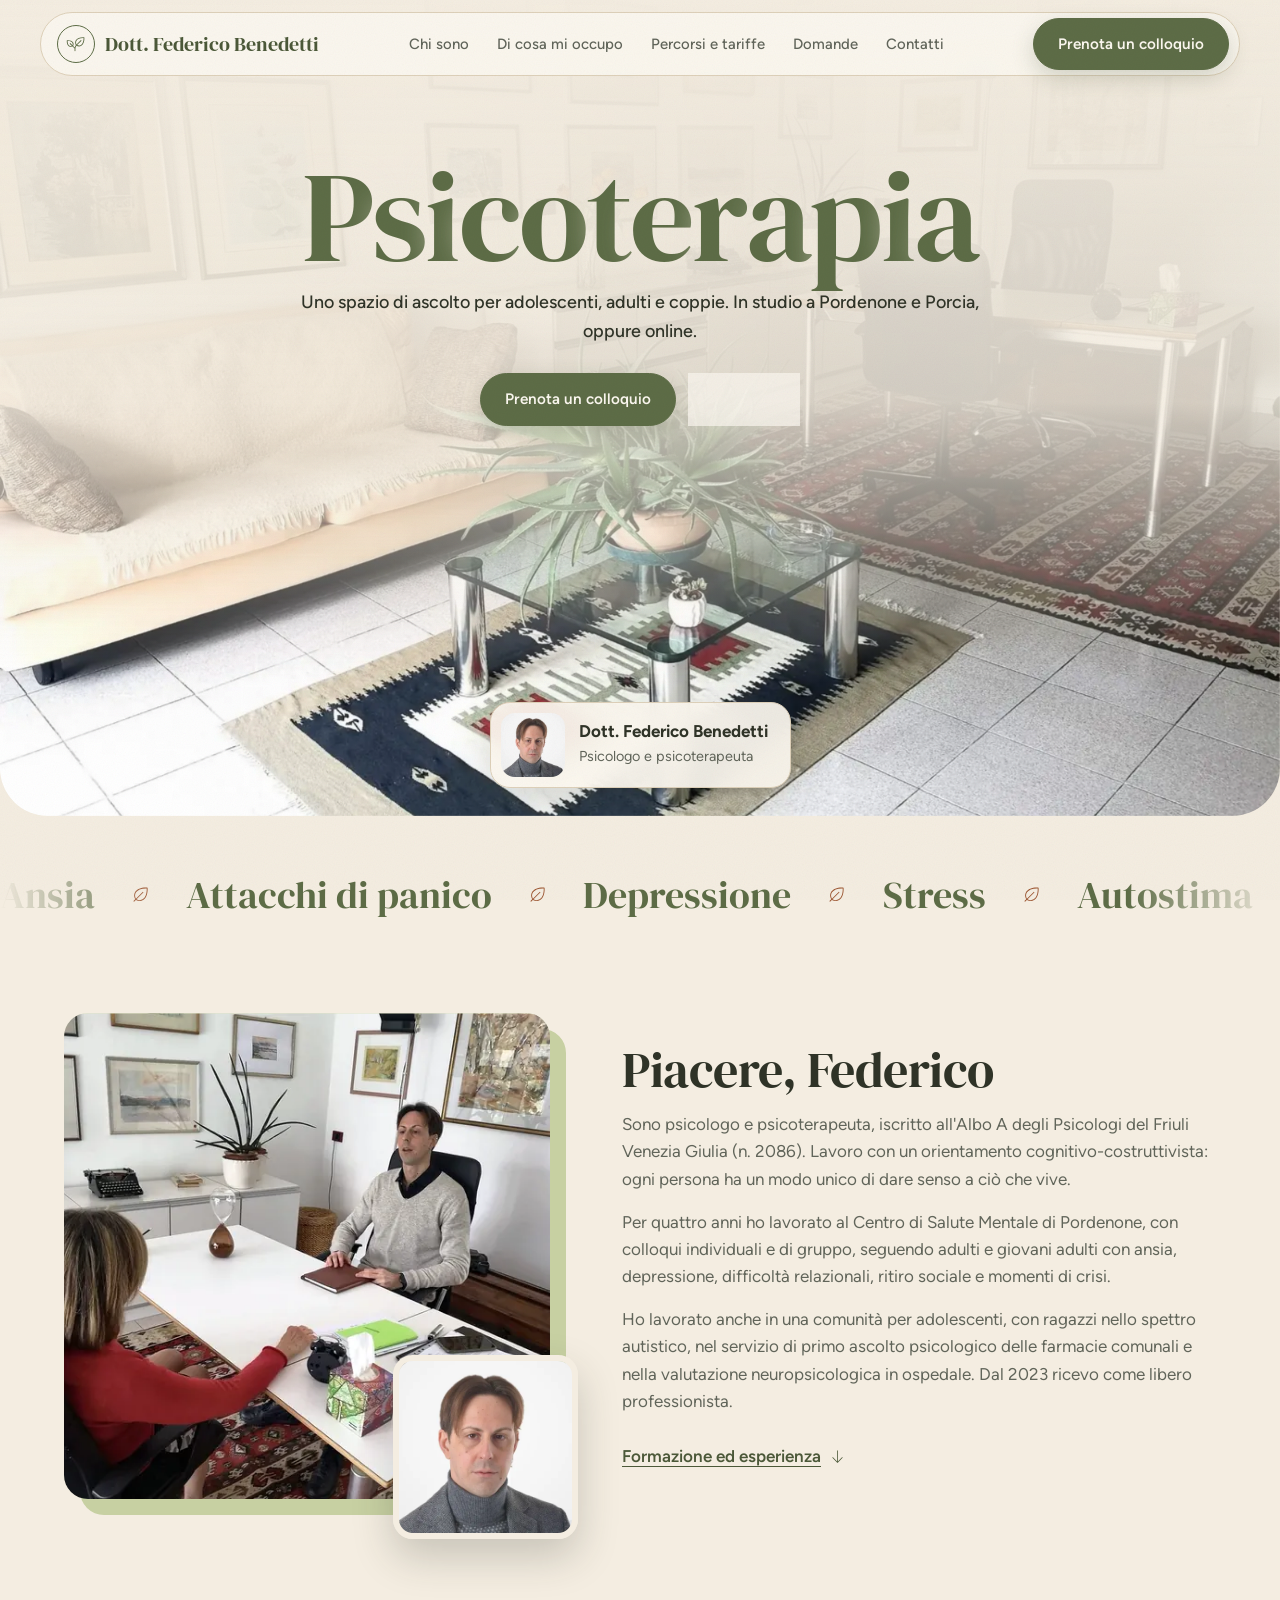
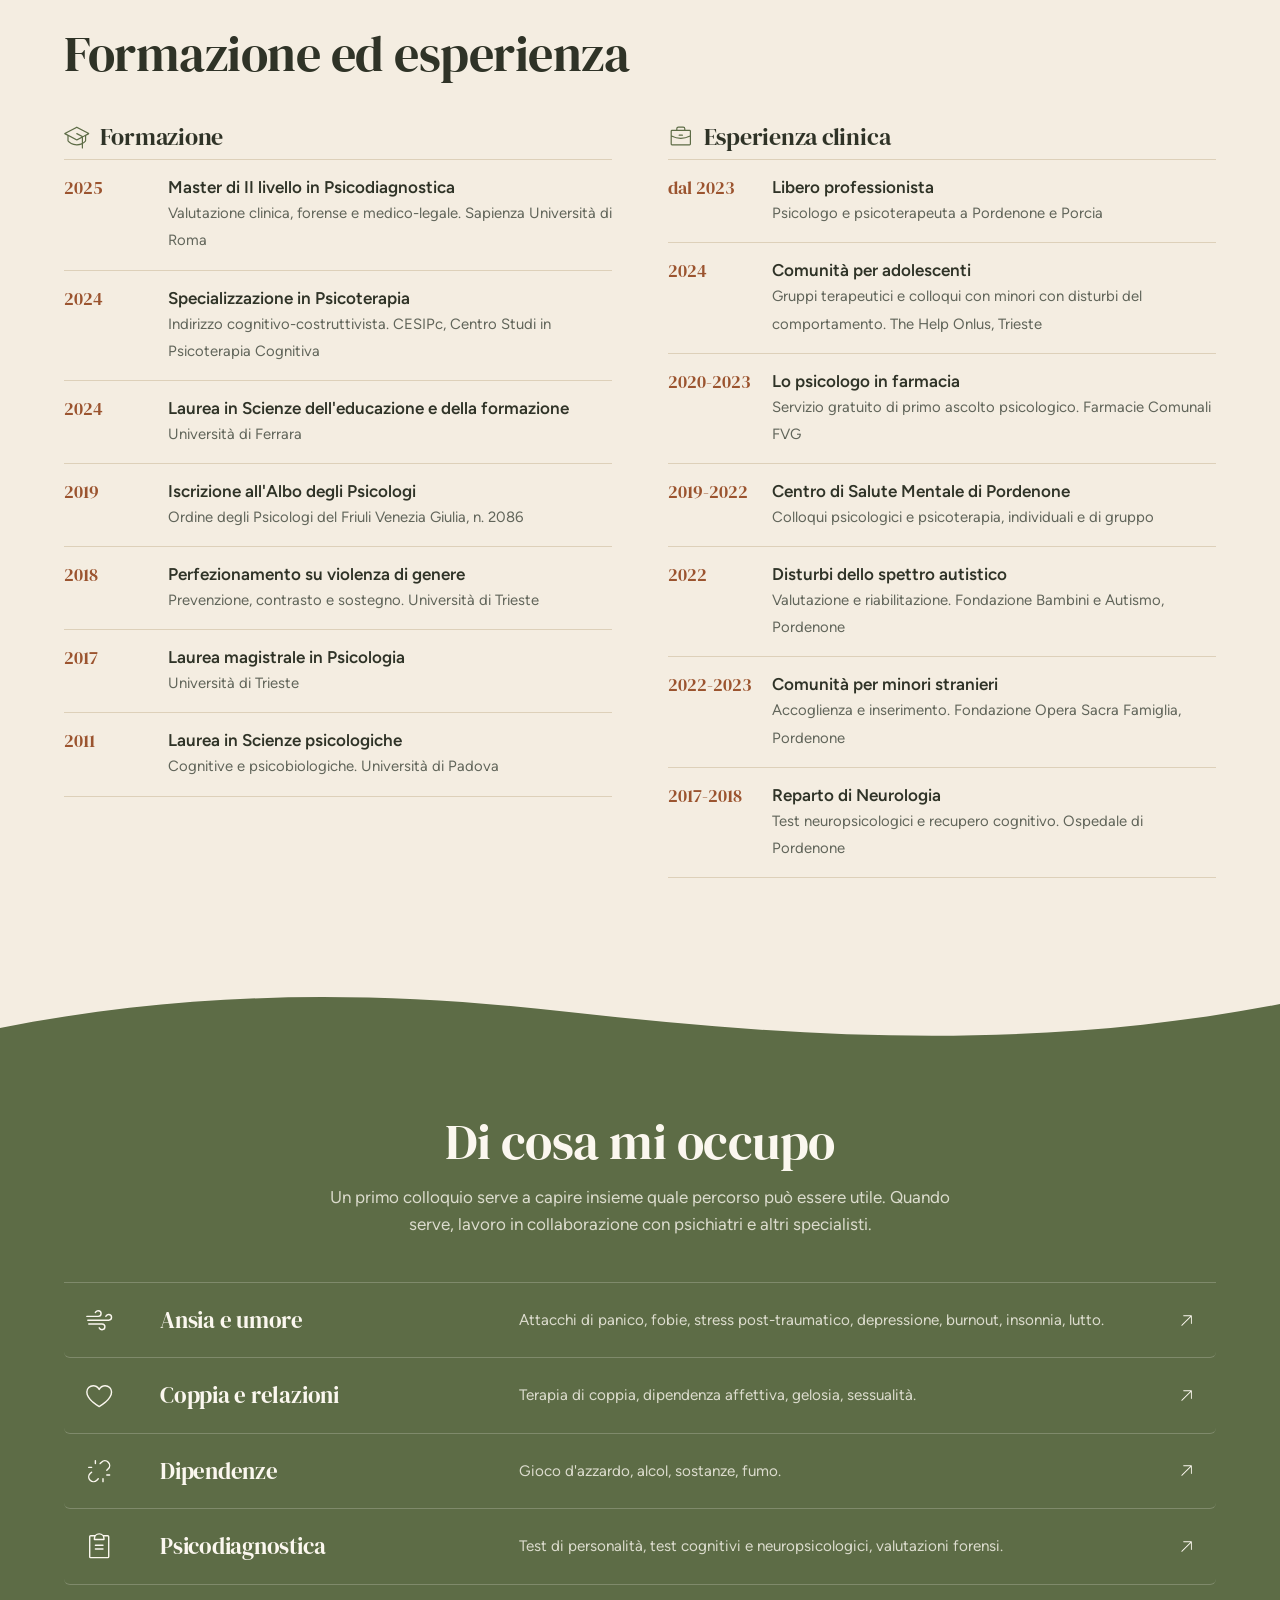
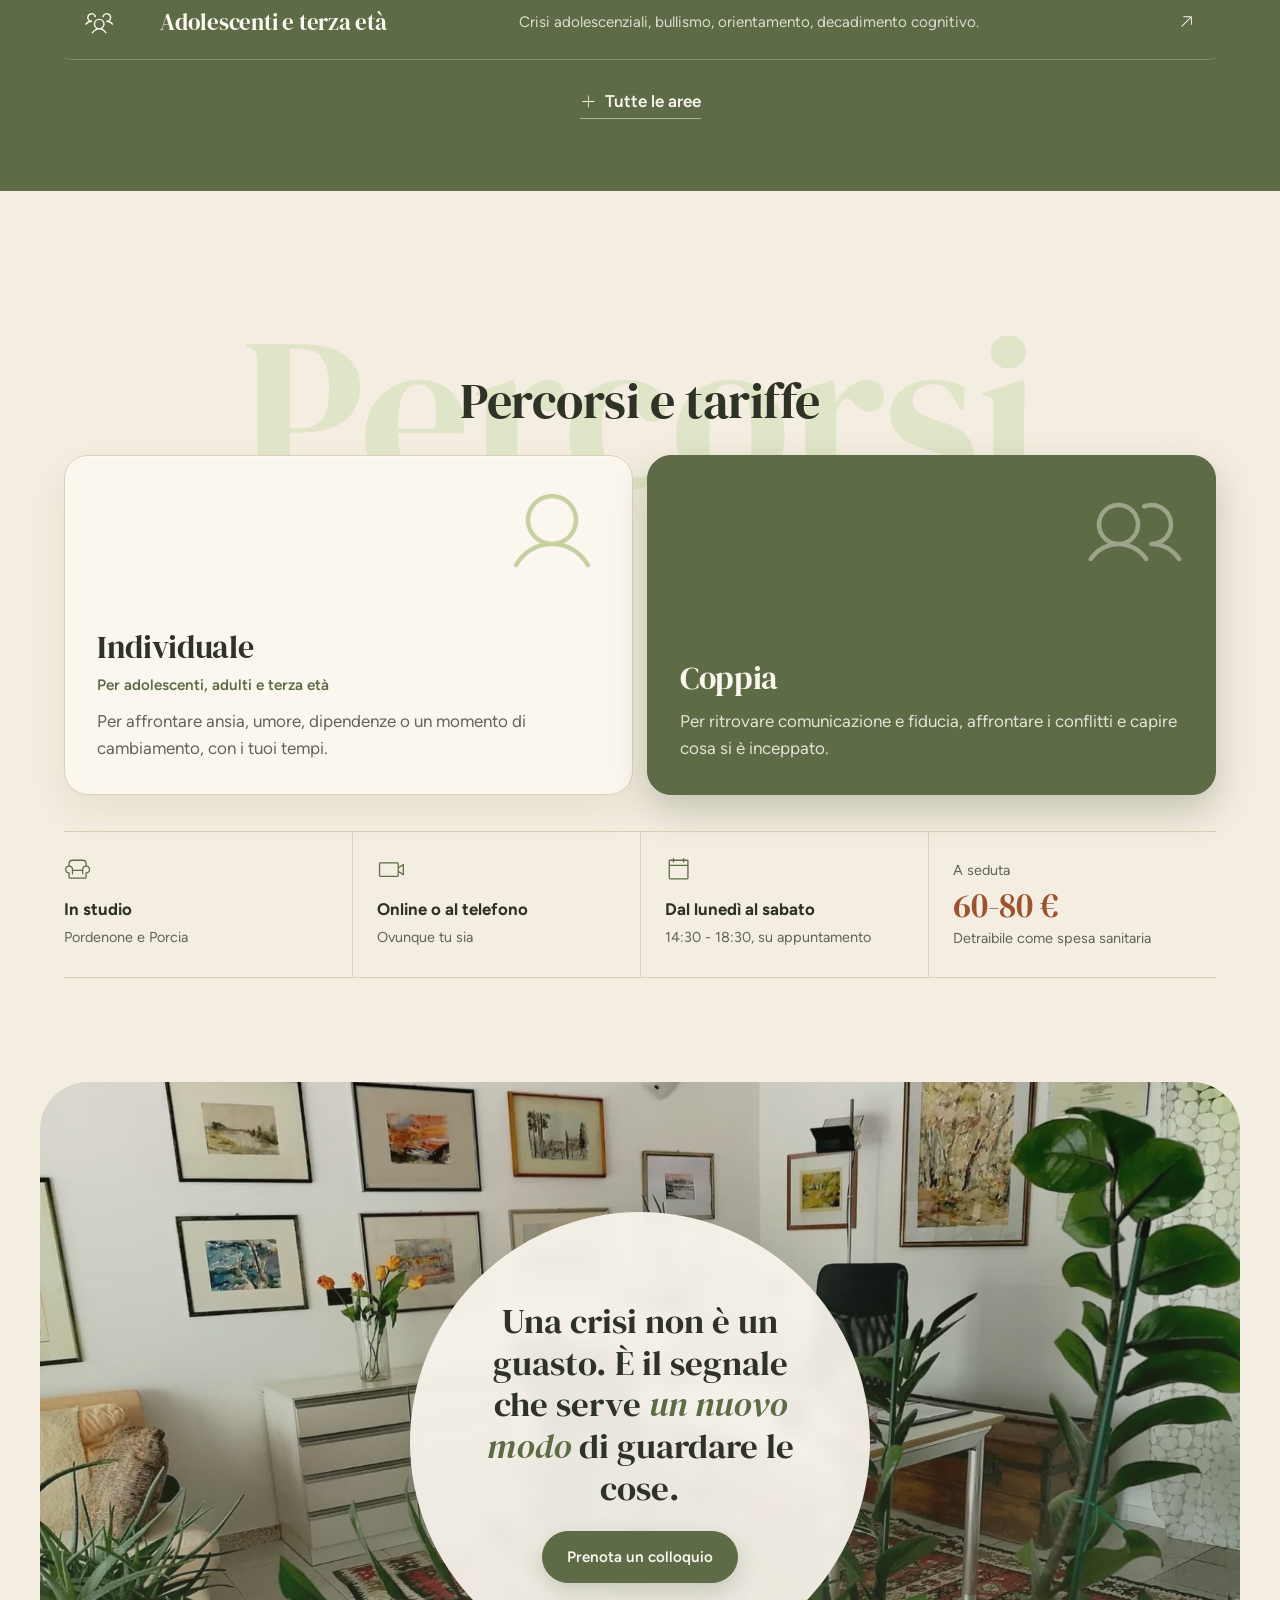
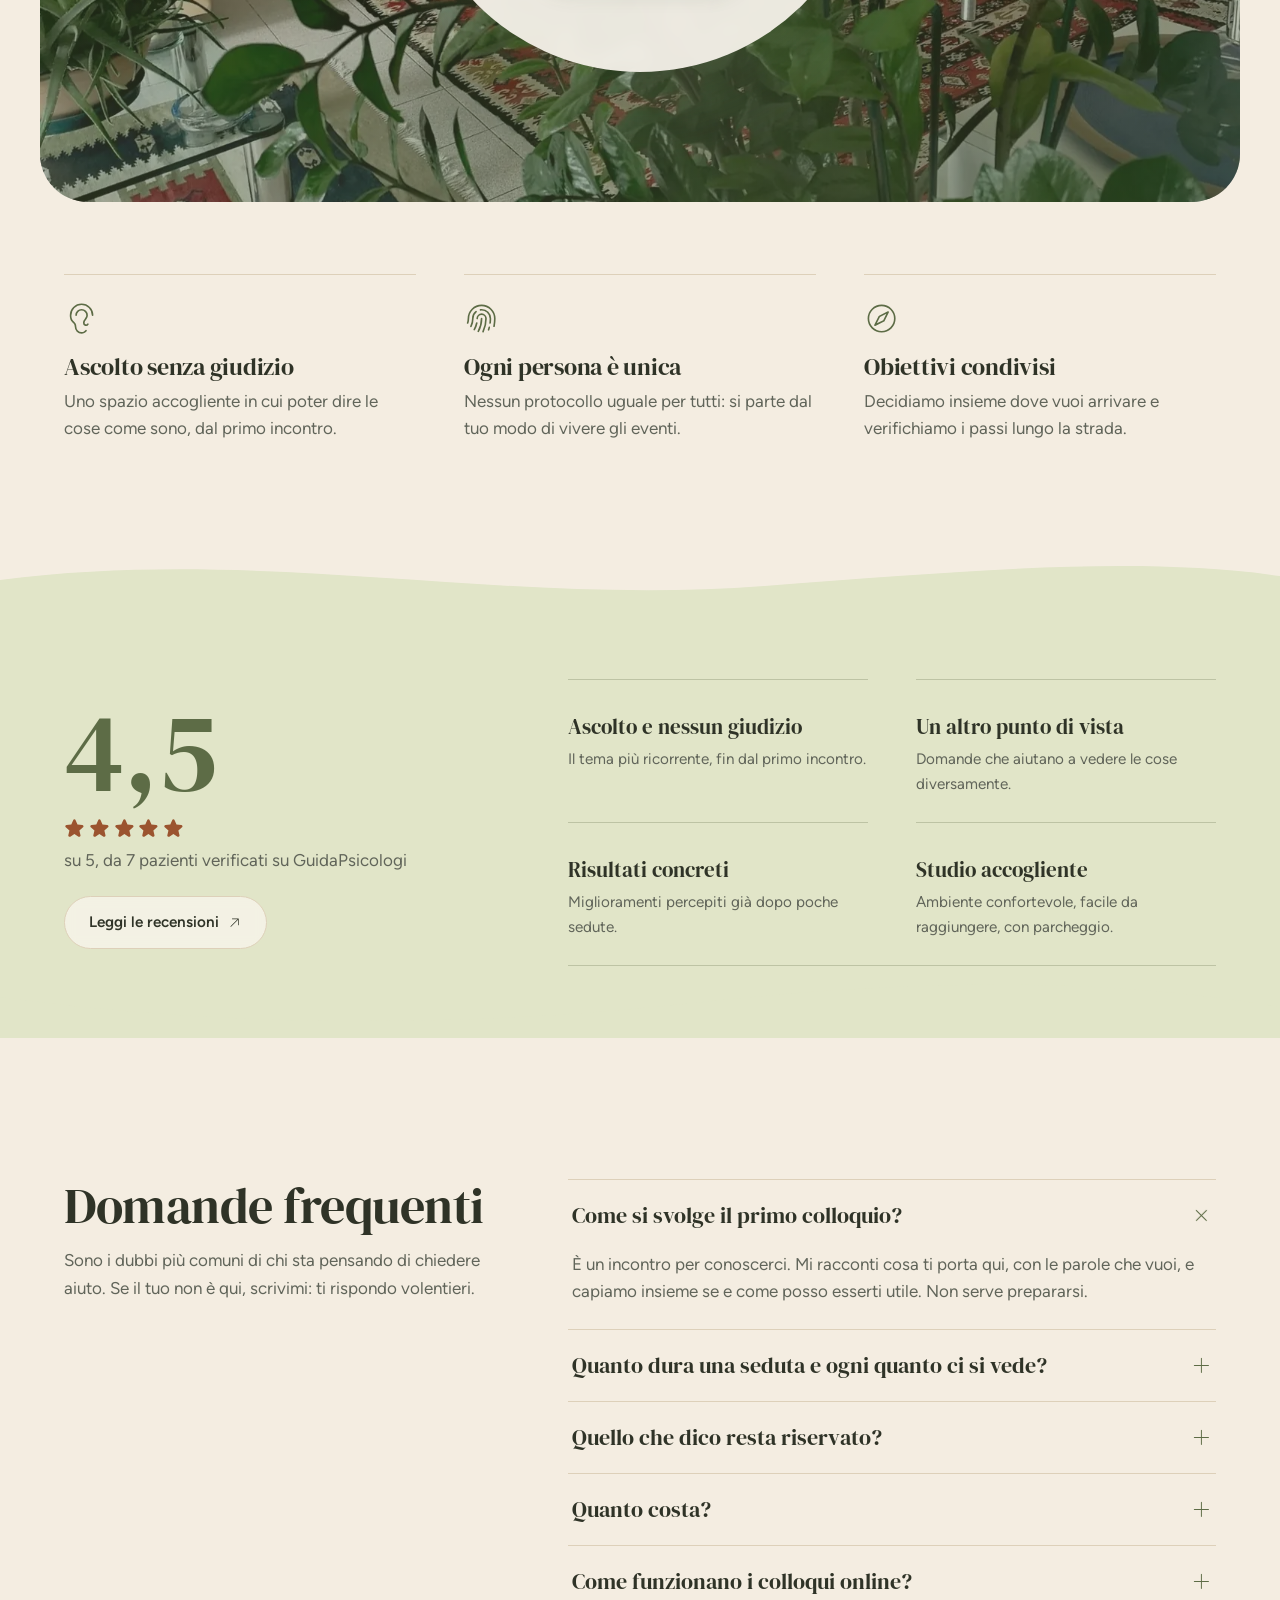
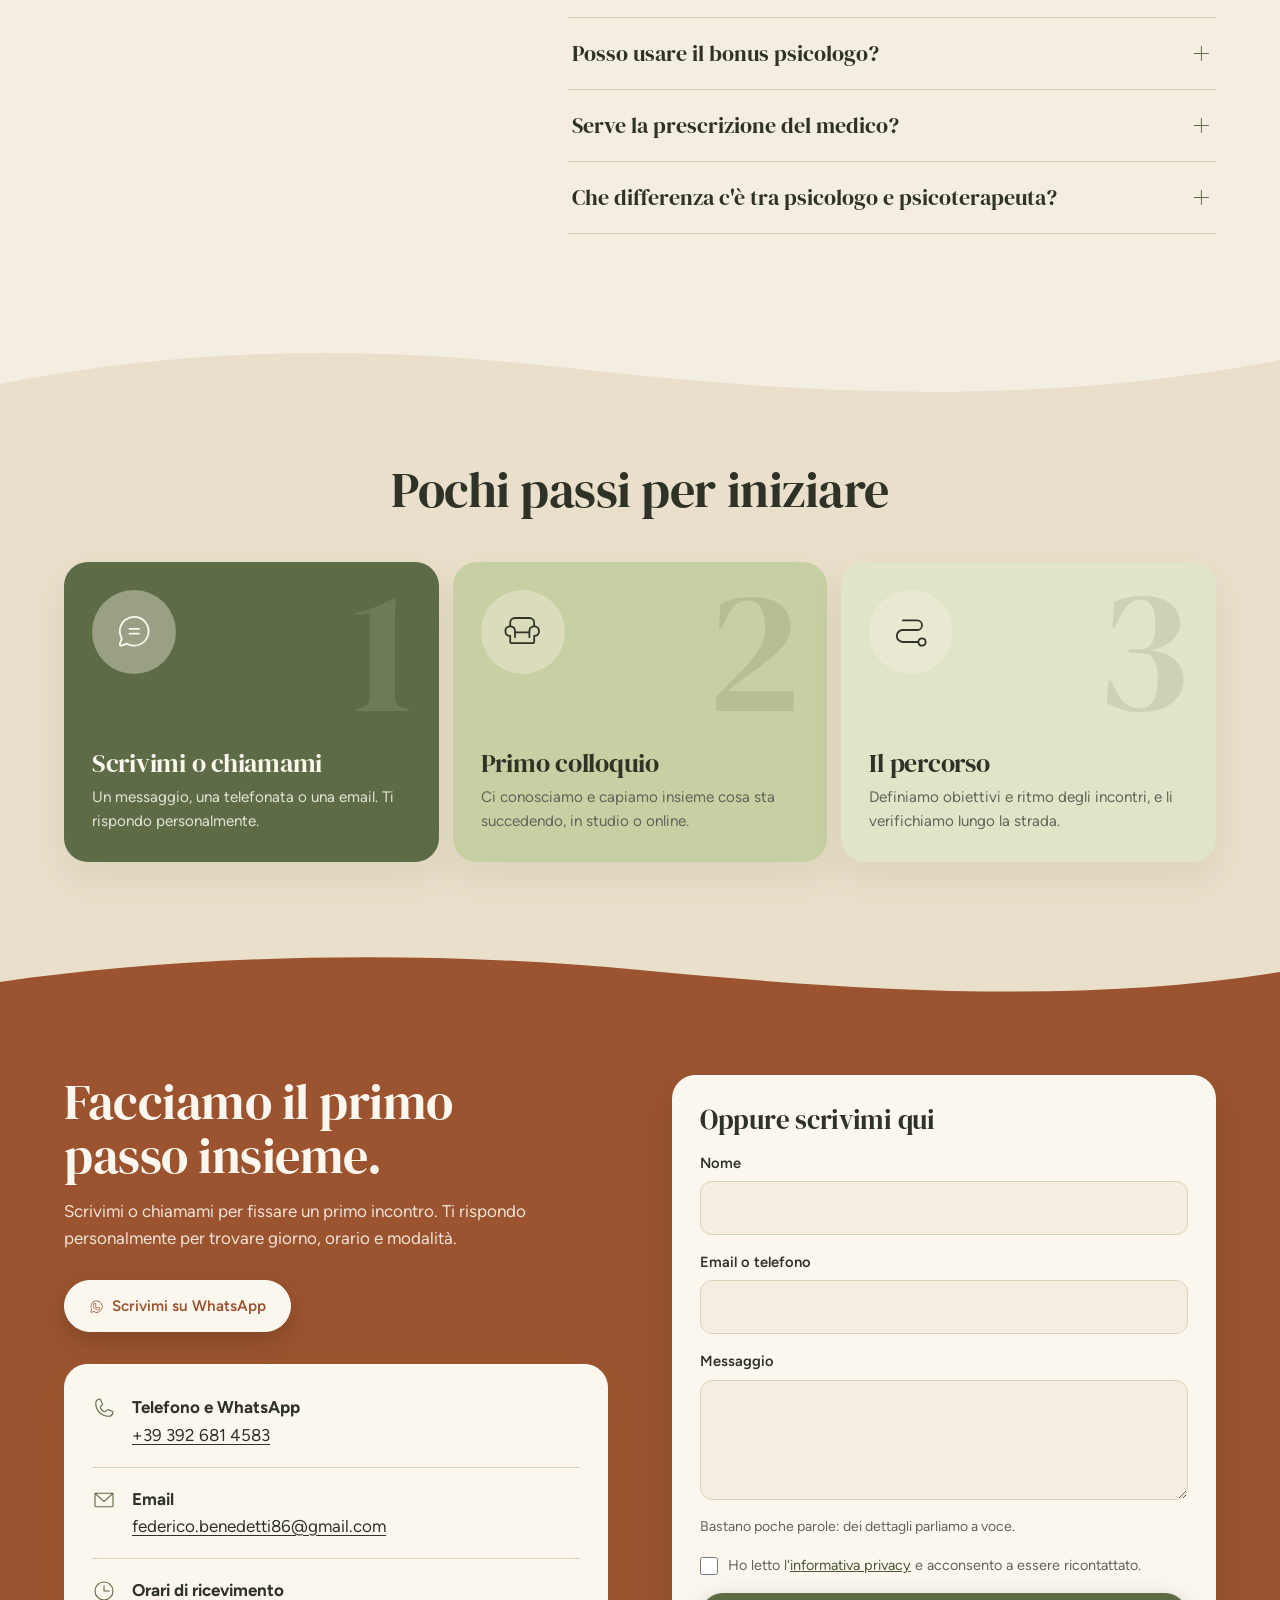
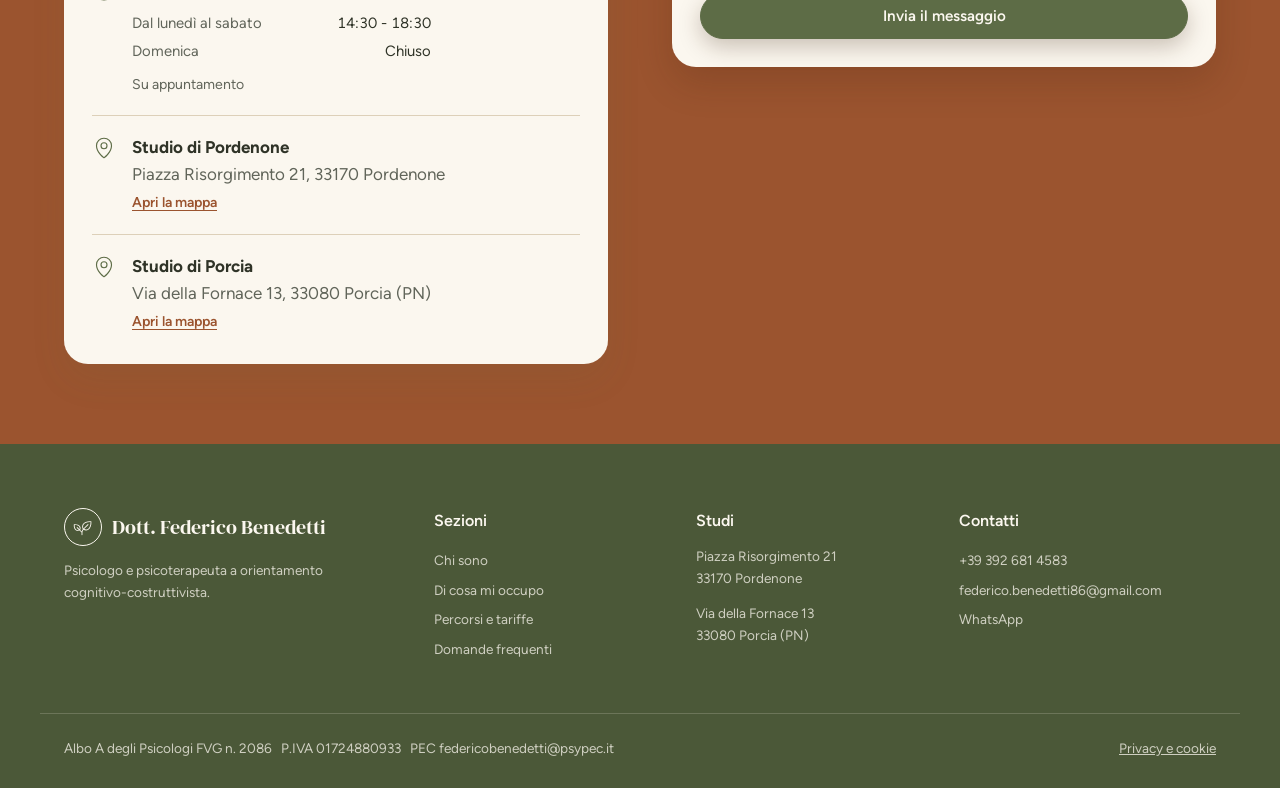
<file: index.html>
<!doctype html>
<html lang="it">
<head>
<meta charset="utf-8">
<meta name="viewport" content="width=device-width, initial-scale=1">
<title>Dott. Federico Benedetti | Psicologo e Psicoterapeuta a Pordenone e Porcia</title>
<meta name="description" content="Dott. Federico Benedetti, psicologo e psicoterapeuta cognitivo-costruttivista. Studi a Pordenone e Porcia, colloqui anche online. Ansia, depressione, coppia, dipendenze, psicodiagnostica.">
<meta name="theme-color" content="#f4ede1">
<meta name="format-detection" content="telephone=no">
<link rel="apple-touch-icon" href="img/icona-180.png">
<meta property="og:type" content="website">
<meta property="og:locale" content="it_IT">
<meta property="og:title" content="Dott. Federico Benedetti | Psicologo e Psicoterapeuta">
<meta property="og:description" content="Uno spazio di ascolto per adolescenti, adulti e coppie. In studio a Pordenone e Porcia, oppure online.">
<!-- se il sito passa a un dominio proprio, aggiornare questi indirizzi, robots.txt e sitemap.xml -->
<link rel="canonical" href="https://benedettifederico.it/">
<meta property="og:url" content="https://benedettifederico.it/">
<meta property="og:image" content="https://benedettifederico.it/img/seduta.jpg">
<meta property="og:image:alt" content="Il Dott. Federico Benedetti durante un colloquio nel suo studio">
<meta name="twitter:card" content="summary_large_image">
<link rel="icon" type="image/png" sizes="48x48" href="img/icona-48.png">
<link rel="icon" href="data:image/svg+xml,<svg xmlns='http://www.w3.org/2000/svg' viewBox='0 0 64 64'><circle cx='32' cy='32' r='32' fill='%235d6c46'/><text x='32' y='42' font-family='Georgia,serif' font-size='28' text-anchor='middle' fill='%23fbf7ef'>FB</text></svg>">
<script type="application/ld+json">
{
  "@context": "https://schema.org",
  "@type": "MedicalBusiness",
  "name": "Dott. Federico Benedetti, Psicologo e Psicoterapeuta",
  "url": "https://benedettifederico.it/",
  "image": "https://benedettifederico.it/img/ritratto.jpg",
  "description": "Psicoterapia cognitivo-costruttivista per adolescenti, adulti e coppie. In studio a Pordenone e Porcia, oppure online.",
  "telephone": "+393926814583",
  "email": "federico.benedetti86@gmail.com",
  "priceRange": "60-80 €",
  "openingHoursSpecification": [
    {"@type": "OpeningHoursSpecification", "dayOfWeek": ["Monday", "Tuesday", "Wednesday", "Thursday", "Friday", "Saturday"], "opens": "14:30", "closes": "18:30"}
  ],
  "vatID": "01724880933",
  "areaServed": ["Pordenone", "Porcia"],
  "location": [
    {"@type": "Place", "name": "Studio di Pordenone", "address": {"@type": "PostalAddress", "streetAddress": "Piazza Risorgimento 21", "postalCode": "33170", "addressLocality": "Pordenone", "addressRegion": "PN", "addressCountry": "IT"}},
    {"@type": "Place", "name": "Studio di Porcia", "address": {"@type": "PostalAddress", "streetAddress": "Via della Fornace 13", "postalCode": "33080", "addressLocality": "Porcia", "addressRegion": "PN", "addressCountry": "IT"}}
  ]
}
</script>
<noscript><style>.reveal{opacity:1!important;transform:none!important;filter:none!important;clip-path:none!important}</style></noscript>
<!-- caratteri, icone e script sono ospitati qui: nessuna richiesta a server esterni, nessun cookie -->
<link rel="preload" as="image" href="img/studio-divano-1600.webp" imagesrcset="img/studio-divano-900.webp 900w, img/studio-divano-1600.webp 1600w" imagesizes="100vw">
<link rel="preload" href="assets/fonts/dm-serif-display-400.woff2" as="font" type="font/woff2" crossorigin>
<link rel="preload" href="assets/fonts/figtree-variable.woff2" as="font" type="font/woff2" crossorigin>
<link rel="stylesheet" href="assets/site.css">
<style>
:root{
  color-scheme:light;
  --bg:#f4ede1; --surface:#fbf7ef; --sage:#e1e5c8; --sage-2:#c7d0a2; --olive:#5d6c46; --olive-dk:#4b5838; --olive-ink:#fbf7ef;
  --clay:#9b542f; --ink:#2f3327; --muted:#61655a; --line:#ddd0b9;
  --r-xl:48px; --r:24px; --max:1200px; --ease:cubic-bezier(.16,1,.3,1);
  --serif:"DM Serif Display",Georgia,serif;
}
*{box-sizing:border-box;margin:0}
html{scroll-padding-top:96px}
html.lenis,html.lenis body{height:auto}
.lenis.lenis-smooth{scroll-behavior:auto!important}
body{font-family:Figtree,system-ui,sans-serif;background:var(--bg);color:var(--ink);line-height:1.6;font-size:17px;-webkit-font-smoothing:antialiased}
/* niente scorrimento laterale su telefono; clip (non hidden) non rompe il menu fisso */
html,body{overflow-x:clip}
a[href^="mailto"]{overflow-wrap:anywhere}
img{max-width:100%;height:auto;display:block}
a{color:inherit}
:focus-visible{outline:2px solid var(--clay);outline-offset:3px;border-radius:6px}
.skip{position:absolute;left:16px;top:-60px;z-index:20;background:var(--olive);color:var(--olive-ink);padding:10px 16px;border-radius:8px;text-decoration:none}
.skip:focus{top:16px}
.wrap{max-width:var(--max);margin:0 auto;padding:0 24px}
h1,h2,h3{font-family:var(--serif);font-weight:400;line-height:1.1;letter-spacing:-.01em;text-wrap:balance}
h3{line-height:1.22}
h1 em,h2 em,blockquote em{font-style:italic;color:var(--olive)}
h2{font-size:clamp(2.1rem,4vw,3.1rem);margin-bottom:14px}
.center{text-align:center}
.center p{margin-inline:auto}
p{color:var(--muted);max-width:60ch}
section{padding:104px 0}
.label{display:inline-flex;align-items:center;gap:8px;font-size:.74rem;letter-spacing:.18em;text-transform:uppercase;color:var(--muted);font-weight:600;margin-bottom:14px}
.label i{font-size:1rem;color:var(--olive)}

.btn{display:inline-flex;align-items:center;gap:8px;white-space:nowrap;background:var(--olive);color:var(--olive-ink);padding:13px 24px;border-radius:999px;font-weight:600;font-size:.95rem;text-decoration:none;border:1px solid var(--olive);transition:transform .25s cubic-bezier(.16,1,.3,1),background .25s}
.btn:hover{transform:translateY(-2px);background:var(--olive-dk)}
.btn:active{transform:scale(.98)}
.btn.ghost{background:color-mix(in srgb,var(--surface) 70%,transparent);color:var(--ink);border-color:var(--line);-webkit-backdrop-filter:blur(6px);backdrop-filter:blur(6px)}
.btn.ghost:hover{background:var(--surface)}

/* onde tra le sezioni */
.wave{display:block;width:100%;height:70px;margin-bottom:-1px}
.wave.flip{transform:scaleY(-1);margin:-1px 0 0}

/* nav: pillola flottante */
header{position:sticky;top:12px;z-index:10;padding:0 24px}
nav{max-width:var(--max);margin:0 auto;display:flex;align-items:center;justify-content:space-between;gap:24px;height:64px;padding:0 10px 0 16px;border-radius:999px;background:color-mix(in srgb,var(--surface) 88%,transparent);-webkit-backdrop-filter:blur(12px);backdrop-filter:blur(12px);border:1px solid var(--line)}
.brand{display:flex;align-items:center;gap:10px;font-family:var(--serif);font-size:1.25rem;text-decoration:none;white-space:nowrap;color:var(--olive-dk)}
.mark{width:38px;height:38px;border:1px solid var(--olive);border-radius:50%;display:grid;place-items:center;color:var(--olive);font-size:1.2rem}
.links{display:flex;gap:28px;list-style:none;padding:0}
.links a{white-space:nowrap;text-decoration:none;color:var(--muted);font-weight:500;font-size:.93rem}
.links a:hover,.links a[aria-current]{color:var(--ink)}
.links a[aria-current]{text-decoration:underline;text-decoration-color:var(--clay);text-underline-offset:6px;text-decoration-thickness:2px}
.nav-end{display:flex;align-items:center;gap:8px}
.menu-btn{display:none;width:44px;height:44px;border-radius:50%;border:1px solid var(--line);background:transparent;color:var(--ink);font-size:1.4rem;place-items:center;cursor:pointer}
.callbar{display:none}

/* hero */
.hero{padding:0;margin-top:-76px}
.hero-card{position:relative;min-height:min(92dvh,860px);border-radius:0 0 var(--r-xl) var(--r-xl);overflow:hidden;display:grid;place-items:start center;text-align:center;padding:150px 24px 64px}
.hero-card>img{position:absolute;inset:0;width:100%;height:100%;object-fit:cover;object-position:50% 70%;z-index:-2}
.hero-card::before{content:"";position:absolute;inset:0;z-index:-1;background:linear-gradient(to bottom,var(--bg) 0%,color-mix(in srgb,var(--bg) 86%,transparent) 50%,color-mix(in srgb,var(--bg) 55%,transparent) 64%,transparent 84%)}
.chip{display:inline-flex;align-items:center;gap:8px;font-size:.74rem;letter-spacing:.18em;text-transform:uppercase;font-weight:600;color:var(--olive)}
.chip i{font-size:1rem}
.hero h1{font-size:clamp(3.4rem,10vw,8rem);color:var(--olive);margin:14px 0 8px;line-height:1}
.hero p{margin:0 auto 28px;font-size:1.12rem;font-weight:500;color:var(--ink)}
.ctas{display:flex;gap:12px;flex-wrap:wrap;justify-content:center}

/* passi */
.steps{display:grid;grid-template-columns:repeat(3,1fr);gap:14px;margin-top:44px}
.step{border-radius:var(--r);padding:28px;min-height:300px;display:flex;flex-direction:column;justify-content:space-between;background:var(--sage)}
.step:nth-child(1){background:var(--olive);color:var(--olive-ink)}
.step:nth-child(1) p,.step:nth-child(1) small{color:var(--olive-ink);opacity:.85}
.step:nth-child(2){background:var(--sage-2)}
.step .ic{width:84px;height:84px;border-radius:50%;display:grid;place-items:center;font-size:2.4rem;background:color-mix(in srgb,var(--bg) 40%,transparent)}
.step h3{font-size:1.6rem;margin-bottom:6px}
.step p{font-size:.95rem}

/* chi sono */
.about{padding-top:88px}
.about .wrap{display:grid;grid-template-columns:.9fr 1.1fr;gap:72px;align-items:center}
.blob{overflow:hidden;border-radius:var(--r);background:var(--sage)}
.blob img{width:100%;aspect-ratio:1/1;object-fit:cover}
.about-media{position:relative}
.about-media .inset{position:absolute;right:-28px;bottom:-40px;width:38%;aspect-ratio:1;object-fit:cover;border-radius:20px;border:6px solid var(--bg);box-shadow:0 18px 40px rgb(47 51 39 / .22)}
.about p+p{margin-top:1rem}
.link-cv{display:inline-flex;align-items:center;gap:8px;margin-top:28px;font-weight:600;color:var(--olive-dk);text-underline-offset:4px}

/* formazione ed esperienza */
.cv-sec{padding-top:24px}
.cv-cols{display:grid;grid-template-columns:1fr 1fr;gap:56px;margin-top:40px}
.cv-cols h3{display:flex;align-items:center;gap:10px;font-size:1.5rem;margin-bottom:8px}
.cv-cols h3 i{color:var(--olive);font-size:1.6rem}
.cv{border-top:1px solid var(--line)}
.cv>div{display:grid;grid-template-columns:88px 1fr;gap:16px;padding:16px 0;border-bottom:1px solid var(--line)}
.cv dt{font-family:var(--serif);font-size:1.15rem;color:var(--clay);line-height:1.3}
.cv dd{margin:0}
.cv strong{display:block;font-weight:600;line-height:1.35}
.cv span{color:var(--muted);font-size:.93rem}
@media (max-width:900px){.cv-cols{grid-template-columns:1fr;gap:40px}.cv>div{grid-template-columns:76px 1fr}}

/* aree: fascia oliva */
.band-olive{background:var(--olive);color:var(--olive-ink);padding:64px 0 72px}
.band-olive .label,.band-olive .label i{color:color-mix(in srgb,var(--olive-ink) 80%,transparent)}
.band-olive h2 em{color:var(--sage-2)}
.band-olive p{color:color-mix(in srgb,var(--olive-ink) 80%,transparent)}
.areas{list-style:none;padding:0;margin-top:44px;border-top:1px solid color-mix(in srgb,var(--olive-ink) 22%,transparent)}
.areas a{display:grid;grid-template-columns:56px 1.1fr 2fr 40px;gap:20px;align-items:center;padding:22px 20px;text-decoration:none;border-bottom:1px solid color-mix(in srgb,var(--olive-ink) 22%,transparent);transition:background .3s,color .3s;border-radius:6px}
.areas i.lead{font-size:1.9rem}
.areas h3{font-size:1.45rem}
.areas p{font-size:.95rem}
.areas .ph-arrow-up-right{justify-self:end;font-size:1.2rem}
@media (hover:hover){
  .areas a:hover{background:var(--surface);color:var(--ink)}
  .areas a:hover p{color:var(--muted)}
  .areas a:hover i{color:var(--olive)}
}
.band-olive details{margin-top:28px;text-align:center}
.band-olive summary{cursor:pointer;font-weight:600;display:inline-flex;gap:8px;align-items:center;color:var(--olive-ink);border-bottom:1px solid color-mix(in srgb,var(--olive-ink) 50%,transparent);padding-bottom:3px;list-style:none}
summary::-webkit-details-marker{display:none}
.pills{columns:3;column-gap:40px;margin:28px auto 0;max-width:900px;text-align:left}
.pills span{display:block;padding:7px 0;border-bottom:1px solid color-mix(in srgb,var(--olive-ink) 18%,transparent);font-size:.95rem;color:var(--olive-ink);break-inside:avoid}

/* percorsi */
.fhead{position:relative;isolation:isolate;overflow:clip;padding:clamp(40px,7vw,90px) 0 clamp(30px,5vw,70px)}
.ghost-word{position:absolute;left:50%;top:58%;translate:-50% -50%;z-index:-1;font-family:var(--serif);font-size:clamp(5rem,17vw,15rem);line-height:1;color:var(--sage);white-space:nowrap;pointer-events:none;user-select:none}
.formats{display:grid;grid-template-columns:1fr 1fr;gap:14px;margin-top:calc(-1 * clamp(20px,4vw,60px));position:relative}
.format{border-radius:var(--r);padding:32px;min-height:340px;display:flex;flex-direction:column;justify-content:flex-end;gap:10px;background:var(--surface);border:1px solid var(--line);position:relative;overflow:hidden}
.format.dark{background:var(--olive);border-color:var(--olive);color:var(--olive-ink)}
.format.dark p{color:var(--olive-ink);opacity:.85}
.format .big{position:absolute;top:28px;right:32px;font-size:6rem;color:var(--sage-2)}
.format.dark .big{color:color-mix(in srgb,var(--olive-ink) 40%,transparent)}
.format h3{font-size:2rem}
.format .chip{align-self:flex-start;margin-top:-4px}
.format.dark .chip{color:var(--sage-2)}
.facts{display:grid;grid-template-columns:repeat(4,1fr);margin-top:36px;border-top:1px solid var(--line);border-bottom:1px solid var(--line)}
.fact{padding:24px 24px 26px;border-left:1px solid var(--line)}
.fact:first-child{border-left:0;padding-left:0}
.fact i{font-size:1.7rem;color:var(--olive)}
.fact strong{display:block;margin-top:8px;font-size:1.05rem}
.fact span{font-size:.9rem;color:var(--muted)}
.format .who{font-weight:600;font-size:.95rem;color:var(--olive);margin-top:-4px}
.fact.price strong{font-family:var(--serif);font-weight:400;font-size:2.1rem;line-height:1.1;margin-top:4px;color:var(--clay)}

/* citazione nel cerchio */
.quote{padding:0 24px}
.quote-card{max-width:var(--max);margin:0 auto;border-radius:var(--r-xl);overflow:hidden;position:relative;min-height:720px;display:grid;place-items:center;padding:48px 20px}
.quote-card>img{position:absolute;inset:0;width:100%;height:100%;object-fit:cover;z-index:0}
.circle{position:relative;z-index:1;width:min(460px,100%);aspect-ratio:1;border-radius:50%;background:color-mix(in srgb,var(--surface) 92%,transparent);-webkit-backdrop-filter:blur(8px);backdrop-filter:blur(8px);display:grid;place-content:center;text-align:center;padding:56px;gap:22px;box-shadow:0 30px 80px rgb(93 108 70 / .25)}
blockquote{font-family:var(--serif);font-size:clamp(1.6rem,3vw,2.2rem);line-height:1.18}
.circle .btn{justify-self:center}
.principles{display:grid;grid-template-columns:repeat(3,1fr);gap:48px;margin-top:72px}
.principles h3{font-size:1.5rem;margin:12px 0 6px}
.principles i{font-size:2.2rem;color:var(--olive)}

/* recensioni */
.reviews .wrap{display:grid;grid-template-columns:.8fr 1.2fr;gap:72px;align-items:center}
.score{font-family:var(--serif);font-size:7rem;line-height:1;color:var(--olive);font-variant-numeric:tabular-nums}
.themes{display:grid;grid-template-columns:1fr 1fr;gap:0 48px;border-bottom:1px solid var(--line)}
.themes div{border-top:1px solid var(--line);padding:24px 0 26px}
.themes i{font-size:1.6rem;color:var(--clay)}
.themes strong{display:block;margin:6px 0 4px;font-family:var(--serif);font-weight:400;font-size:1.3rem}
.themes p{font-size:.95rem}

/* contatti: fascia terracotta */
.band-clay{background:var(--clay);color:var(--olive-ink);padding:64px 0 80px}
.band-clay .wrap{display:grid;grid-template-columns:1fr 1fr;gap:64px;align-items:start}
.band-clay h2 em{color:var(--olive-ink)}
.band-clay p{color:color-mix(in srgb,var(--olive-ink) 88%,transparent)}
.band-clay .label,.band-clay .label i{color:color-mix(in srgb,var(--olive-ink) 80%,transparent)}
.band-clay .btn{background:var(--surface);color:var(--clay);border-color:var(--surface);margin-top:28px}
.band-clay .btn:hover{background:var(--bg)}
.info{background:var(--surface);color:var(--ink);border-radius:var(--r);padding:12px 28px}
.info>div{display:flex;gap:16px;padding:18px 0;border-bottom:1px solid var(--line)}
.info>div:last-child{border-bottom:0}
.hours{flex:1}
.hours table{border-collapse:collapse;margin:6px 0 4px;width:100%;max-width:300px;font-size:.93rem}
.hours th{text-align:left;font-weight:400;color:var(--muted);padding:2px 12px 2px 0}
.hours td{text-align:right;color:var(--ink);font-variant-numeric:tabular-nums;white-space:nowrap}
.hours span{font-size:.88rem}
.info i{font-size:1.5rem;color:var(--olive);margin-top:2px}
.band-clay .info p{color:var(--muted)}
.info strong{display:block;color:var(--ink)}
.info a{color:var(--ink)}
.info span{color:var(--muted)}
.info a{text-underline-offset:3px}
.info .map{font-size:.88rem;color:var(--clay);font-weight:600}

footer{background:var(--olive-dk);color:color-mix(in srgb,var(--olive-ink) 75%,transparent);padding:32px 0;font-size:.85rem}
footer .wrap{display:flex;justify-content:space-between;align-items:center;gap:16px;flex-wrap:wrap}
footer .brand{color:var(--olive-ink)}
footer .mark{border-color:var(--olive-ink);color:var(--olive-ink)}

/* saluto con il ritratto, dentro la foto in alto */
.hello{position:absolute;left:0;right:0;bottom:28px;margin-inline:auto;width:max-content;max-width:calc(100% - 32px);display:flex;align-items:center;gap:14px;text-align:left;text-decoration:none;background:color-mix(in srgb,var(--surface) 94%,transparent);-webkit-backdrop-filter:blur(10px);backdrop-filter:blur(10px);border:1px solid var(--line);border-radius:20px;padding:10px 22px 10px 10px;box-shadow:0 18px 40px rgb(47 51 39 / .18)}
.hello img{width:64px;height:64px;border-radius:14px;object-fit:cover;object-position:50% 18%}
.hello strong{display:block;line-height:1.25}
.hello span span{font-size:.9rem;color:var(--muted)}
@media (prefers-reduced-motion:no-preference){.hello{animation:hero-in 1s var(--ease) 1.3s both}}

/* domande frequenti */
:root{interpolate-size:allow-keywords}
.faq .wrap{display:grid;grid-template-columns:.8fr 1.2fr;gap:72px;align-items:start}
.faq .wrap>div:first-child{position:sticky;top:120px}
.faq-list{border-top:1px solid var(--line)}
.faq details{border-bottom:1px solid var(--line)}
.faq summary{cursor:pointer;list-style:none;display:flex;justify-content:space-between;align-items:center;gap:20px;padding:22px 4px;font-family:var(--serif);font-size:1.35rem;line-height:1.25}
.faq summary i{flex:none;font-size:1.3rem;color:var(--olive);transition:transform .45s var(--ease)}
.faq details[open] summary i{transform:rotate(45deg)}
.faq details p{padding:0 4px 24px;max-width:58ch}
.faq details::details-content{block-size:0;overflow:clip;transition:block-size .5s var(--ease),content-visibility .5s allow-discrete}
.faq details[open]::details-content{block-size:auto}

/* modulo di contatto */
.band-clay .info{margin-top:32px}
.form{background:var(--surface);color:var(--ink);border-radius:var(--r);padding:28px;display:grid;gap:16px;box-shadow:inset 0 1px 0 rgb(255 255 255 / .7),0 16px 36px rgb(60 30 10 / .18)}
.form h3{font-size:1.7rem}
.form label{display:grid;gap:6px;font-weight:600;font-size:.92rem}
.form input,.form textarea{font:inherit;font-weight:400;color:var(--ink);background:var(--bg);border:1px solid var(--line);border-radius:12px;padding:13px 14px;width:100%}
.form textarea{min-height:120px;resize:vertical}
.form input:focus,.form textarea:focus{outline:2px solid var(--olive);outline-offset:1px;border-color:var(--olive)}
.band-clay .form p{color:var(--muted);font-size:.88rem}
.band-clay .form .btn{background:var(--olive);color:var(--olive-ink);border-color:var(--olive);margin-top:0;justify-content:center;cursor:pointer;font-family:inherit}
.form-status:empty{display:none}
.form .check{display:flex;align-items:flex-start;gap:10px;font-weight:400;font-size:.9rem;color:var(--muted)}
.form .check input{width:18px;height:18px;flex:none;margin-top:3px;accent-color:var(--olive)}
.form .check a{color:var(--olive-dk)}

/* fondo pagina */
footer{padding:64px 0 28px}
footer .fcols{display:grid;grid-template-columns:1.5fr 1fr 1fr 1.2fr;gap:48px;align-items:start}
footer h4{font-size:1rem;color:var(--olive-ink);margin-bottom:12px;font-weight:600}
footer .fcols a:not(.brand){display:block;text-decoration:none;padding:4px 0}
footer .fcols a:not(.brand):hover{color:var(--olive-ink)}
footer p{color:inherit;margin-top:14px;max-width:32ch}
footer h4+p{margin-top:0}
footer .fbottom{margin-top:48px;padding-top:24px;border-top:1px solid color-mix(in srgb,var(--olive-ink) 18%,transparent)}
@media (max-width:900px){
  .hello{bottom:16px}
  .about{padding-top:72px}
  .faq .wrap{grid-template-columns:1fr;gap:32px}
  .faq .wrap>div:first-child{position:static}
  .faq summary{font-size:1.2rem}
  footer .fcols{grid-template-columns:1fr 1fr;gap:32px 24px}
  footer .fcols>div{min-width:0}
  footer .fcols>div:first-child,footer .fcols>div:last-child{grid-column:1/-1}
  .facts{border-top:0}
  .fact,.fact:first-child{border-left:0;border-top:1px solid var(--line);padding:18px 8px 20px 0}
  .themes{gap:0 24px}
}

/* striscia di parole che scorre sotto la foto in alto */
.marquee{overflow:hidden;padding-top:48px;-webkit-mask-image:linear-gradient(90deg,transparent,#000 12%,#000 88%,transparent);mask-image:linear-gradient(90deg,transparent,#000 12%,#000 88%,transparent)}
.marquee .track{display:flex;width:max-content}
.marquee .grp{display:flex;align-items:center;gap:36px;padding-right:36px;font-family:var(--serif);font-size:clamp(1.6rem,3vw,2.4rem);color:var(--olive);white-space:nowrap}
.marquee i{font-size:1.2rem;color:var(--clay)}

/* fasce di colore che separano le sezioni */
.band-sage{background:var(--sage);padding:64px 0 72px}
.band-sage .themes,.band-sage .themes div{border-color:color-mix(in srgb,var(--olive) 28%,transparent)}
.faq{padding-top:72px}
.band-sand{background:#eadfca;padding:56px 0 150px}
.wave.over{position:relative;z-index:1;margin-top:-70px}
@media (max-width:900px){.band-sand{padding:40px 0 110px}.wave.over{margin-top:-40px}}

/* rifiniture grafiche */
body::before{content:"";position:fixed;inset:0;z-index:30;pointer-events:none;opacity:.06;mix-blend-mode:multiply;background-image:url("data:image/svg+xml,%3Csvg xmlns='http://www.w3.org/2000/svg' width='200' height='200'%3E%3Cfilter id='n'%3E%3CfeTurbulence type='fractalNoise' baseFrequency='.9' numOctaves='2' stitchTiles='stitch'/%3E%3C/filter%3E%3Crect width='100%25' height='100%25' filter='url(%23n)'/%3E%3C/svg%3E")}
.btn{box-shadow:0 8px 22px rgb(75 88 56 / .22)}
.btn.ghost{box-shadow:none}
.band-clay .btn{box-shadow:0 8px 22px rgb(60 30 10 / .25)}
.hero h1{letter-spacing:-.02em;text-shadow:0 2px 30px color-mix(in srgb,var(--bg) 80%,transparent)}
.format,.info{box-shadow:inset 0 1px 0 rgb(255 255 255 / .7),0 16px 36px rgb(93 108 70 / .09)}
.format.dark{box-shadow:0 16px 36px rgb(75 88 56 / .28)}
.steps{counter-reset:passo}
.step{position:relative;overflow:hidden;counter-increment:passo;box-shadow:0 16px 36px rgb(93 108 70 / .1)}
.step::after{content:counter(passo);position:absolute;top:0;right:26px;font-family:var(--serif);font-size:11rem;line-height:1;color:color-mix(in srgb,currentColor 11%,transparent);pointer-events:none}
.about .blob{box-shadow:16px 16px 0 var(--sage-2)}
.quote-card::after{content:"";position:absolute;inset:0;background:linear-gradient(rgb(75 88 56 / .12),rgb(75 88 56 / .5))}
.principles>div{border-top:1px solid var(--line);padding-top:26px}
.stars{display:flex;gap:4px;color:var(--clay);font-size:1.3rem;margin-top:10px}
.band-olive,.band-clay,#inizio{position:relative;overflow:hidden}
.band-olive .wrap,.band-clay .wrap,#inizio .wrap{position:relative;z-index:1}
.deco{position:absolute;font-size:28rem;line-height:1;pointer-events:none;color:var(--olive-ink);opacity:.07}
.band-olive .deco{right:-70px;bottom:-60px;rotate:-14deg}
.band-clay .deco{left:-90px;bottom:-110px;rotate:10deg;opacity:.1}
#inizio .deco{left:-110px;top:30px;rotate:24deg;color:var(--sage-2);opacity:.45}
@media (max-width:900px){.deco{font-size:16rem}.about .blob{box-shadow:10px 10px 0 var(--sage-2)}.step::after{font-size:8rem}}

/* comparsa al caricamento */
@media (prefers-reduced-motion:no-preference){
  /* comparse: una volta sola, a cascata (--i = posizione tra i fratelli) */
  .reveal{opacity:0;transform:translateY(34px);transition:opacity 1s var(--ease) calc(var(--i,0)*90ms),transform 1s var(--ease) calc(var(--i,0)*90ms),filter 1s var(--ease) calc(var(--i,0)*90ms),clip-path 1.5s var(--ease),box-shadow .45s}
  .reveal.in{opacity:1;transform:none}
  .reveal.done{transition-duration:.45s}
  h2.reveal{filter:blur(10px)}
  h2.reveal.in{filter:none}
  .blob.reveal img{clip-path:inset(0 0 100% 0);transition:clip-path 1.5s var(--ease) .25s}
  .blob.reveal.in img{clip-path:inset(0)}
  .in .stars i{animation:star .6s var(--ease) both}
  .stars i:nth-child(1){animation-delay:.5s}.stars i:nth-child(2){animation-delay:.6s}.stars i:nth-child(3){animation-delay:.7s}.stars i:nth-child(4){animation-delay:.8s}.stars i:nth-child(5){animation-delay:.9s}
  @keyframes star{from{opacity:0;transform:scale(0) rotate(-40deg)}}

  /* entrata all'apertura della pagina */
  header{animation:nav-in 1s var(--ease) .1s both}
  @keyframes nav-in{from{transform:translateY(-140%)}}
  .hero-card{animation:fade 1.4s ease both}
  @keyframes fade{from{opacity:0}}
  .hero-card .chip,.hero-card p,.hero-card .ctas{animation:hero-in 1s var(--ease) both}
  .hero-card .chip{animation-delay:.25s}
  .hero-card p{animation-delay:.9s}
  .hero-card .ctas{animation-delay:1.05s}
  @keyframes hero-in{from{opacity:0;transform:translateY(24px)}}
  .ch{display:inline-block;animation:ch-in 1s var(--ease) both;animation-delay:calc(var(--c)*45ms + .3s)}
  @keyframes ch-in{from{opacity:0;transform:translateY(.45em) rotate(5deg);filter:blur(8px)}}
}
/* effetti al passaggio del mouse */
.step .ic,.format .big,.areas i{transition:transform .5s var(--ease)}
@media (hover:hover){
  .step.done:hover,.format.done:hover{transform:translateY(-6px);box-shadow:0 26px 50px rgb(93 108 70 / .18)}
  .step:hover .ic{transform:rotate(-8deg) scale(1.08)}
  .format:hover .big{transform:scale(1.1) rotate(-4deg)}
  .areas a:hover .ph-arrow-up-right{transform:translate(4px,-4px)}
  .areas a:hover .lead{transform:scale(1.15)}
}
/* animazioni legate allo scroll (Chrome, Edge, Safari 26+) */
@supports (animation-timeline: view()) {
@media (prefers-reduced-motion:no-preference){
  .hero-card>img{animation:hero-zoom linear both;animation-timeline:scroll(root);animation-range:0 100vh}
  .hero-card>div{animation:hero-out linear both;animation-timeline:scroll(root);animation-range:0 70vh}
  @keyframes hero-zoom{from{transform:scale(1.12)}to{transform:scale(1.05) translateY(8%)}}
  @keyframes hero-out{to{transform:translateY(-80px);opacity:0}}

  .step::after{animation:num linear both;animation-timeline:view();animation-range:cover}
  @keyframes num{from{transform:translateY(40px)}to{transform:translateY(-40px)}}
  .deco{animation:float linear both;animation-timeline:view();animation-range:cover}
  @keyframes float{from{translate:0 90px}to{translate:0 -90px}}
  .wave{transform-origin:bottom;animation:wave-up linear both;animation-timeline:view();animation-range:entry 0% entry 100%}
  .wave.flip{transform-origin:top;animation-name:wave-down}
  @keyframes wave-up{from{transform:scaleY(.15)}to{transform:scaleY(1)}}
  @keyframes wave-down{from{transform:scaleY(-.15)}to{transform:scaleY(-1)}}

  .ghost-word{animation:slide linear both;animation-timeline:view();animation-range:cover}
  @keyframes slide{from{translate:-25% -50%}to{translate:-75% -50%}}

  .blob img{animation:drift linear both;animation-timeline:view();animation-range:cover}
  @keyframes drift{from{transform:scale(1.15) translateY(30px)}to{transform:scale(1.15) translateY(-30px)}}

  .quote-card>img{animation:unzoom linear both;animation-timeline:view();animation-range:entry 0% cover 50%}
  @keyframes unzoom{from{transform:scale(1.3)}to{transform:scale(1)}}
  .circle{animation:pop linear both;animation-timeline:view();animation-range:entry 10% cover 40%}
  @keyframes pop{from{opacity:0;transform:scale(.82)}to{opacity:1;transform:none}}
}}

/* piu' movimento */
@media (prefers-reduced-motion:no-preference){
  .marquee .track{animation:marquee 48s linear infinite}
  @keyframes marquee{to{transform:translateX(-50%)}}
  .wave path{animation:morph 7s ease-in-out infinite alternate}
  @keyframes morph{to{d:path("M0,36 C240,62 500,8 760,26 C1040,46 1250,62 1440,34 L1440,70 L0,70 Z")}}
  .areas li.reveal{transform:translateX(-56px)}
  .areas li:nth-child(even).reveal{transform:translateX(56px)}
  .areas li.reveal.in{transform:none}
}

@media (max-width:1060px){
  .menu-btn{display:grid}
  nav{position:relative}
  .links{position:absolute;top:calc(100% + 8px);left:0;right:0;flex-direction:column;gap:0;background:var(--surface);border:1px solid var(--line);border-radius:var(--r);padding:8px 22px;box-shadow:0 20px 50px rgb(47 51 39 / .16);opacity:0;visibility:hidden;transform:translateY(-12px) scale(.97);transform-origin:top;transition:opacity .3s,transform .45s var(--ease),visibility .3s}
  header.open .links{opacity:1;visibility:visible;transform:none}
  .links a{display:block;padding:15px 0;font-size:1.05rem;color:var(--ink);border-bottom:1px solid var(--line)}
  .links li:last-child a{border-bottom:0}
}
@media (max-width:900px){
  section{padding:72px 0}
  .wrap{padding:0 16px}
  header{padding:0 12px}
  nav{padding:0 6px 0 10px}
  .brand{font-size:1.02rem}
  .mark{width:32px;height:32px;font-size:1rem}
  nav .btn{display:none}
  .menu-btn{border:0}
  .callbar{display:grid;grid-template-columns:1fr 1fr;gap:8px;position:fixed;left:0;right:0;bottom:0;z-index:10;padding:10px 12px calc(10px + env(safe-area-inset-bottom));background:color-mix(in srgb,var(--surface) 94%,transparent);-webkit-backdrop-filter:blur(12px);backdrop-filter:blur(12px);border-top:1px solid var(--line)}
  .callbar a{display:flex;align-items:center;justify-content:center;gap:8px;padding:13px;border-radius:999px;font-weight:600;text-decoration:none;border:1px solid var(--olive);color:var(--olive-dk)}
  .callbar a.wa{background:var(--olive);color:var(--olive-ink)}
  .callbar i{font-size:1.25rem}
  .callbar{transition:transform .6s var(--ease)}
  .callbar.hide{transform:translateY(110%)}
  footer{padding-bottom:104px}
  .hero-card{padding:130px 16px 48px;border-radius:0 0 32px 32px;min-height:88dvh}
  .steps,.formats,.principles,.themes{grid-template-columns:1fr}
  .step{min-height:220px}
  .facts{grid-template-columns:1fr 1fr}
  .about .wrap,.reviews .wrap,.band-clay .wrap{grid-template-columns:1fr;gap:40px}
  .about-media{max-width:440px;margin-bottom:24px}
  .about-media .inset{right:-6px;bottom:-28px}
  .pills{columns:1}
  .areas a{grid-template-columns:36px 1fr 24px;gap:12px;padding:18px 8px}
  .areas p{grid-column:2}
  .areas .ph-arrow-up-right{grid-row:1;grid-column:3}
  .quote{padding:0 12px}
  .quote-card{min-height:560px;border-radius:32px}
  .circle{aspect-ratio:auto;border-radius:32px;padding:36px 24px}
  .wave{height:40px}
}

/* la descrizione delle aree cambia colore insieme allo sfondo, senza un istante illeggibile */
.areas a p,.areas a i{transition:color .3s}

/* dettagli del browser nei colori del sito */
::selection{background:var(--sage-2);color:var(--ink)}
html{scrollbar-color:var(--sage-2) var(--bg);accent-color:var(--olive)}
input,textarea{caret-color:var(--olive)}

/* correzioni per Safari su iPhone */
html{-webkit-text-size-adjust:100%;text-size-adjust:100%}
a,button,summary,label{-webkit-tap-highlight-color:transparent}
/* sotto i 16px l'iPhone ingrandisce la pagina quando si tocca un campo */
.form input,.form textarea{font-size:max(16px,1rem)}
/* la grana fissa con fusione dei colori fa scattare lo scorrimento sui touch: solo con il mouse */
@media (hover:none){body::before{display:none}}
/* iPhone vecchi (iOS < 16): senza clip e color-mix servono valori di riserva */
@supports not (overflow-x:clip){body{overflow-x:hidden}.fhead{overflow:hidden}}
@supports not (color:color-mix(in srgb,red,blue)){
  nav,.hello,.circle,.btn.ghost,.callbar{background:#fbf7ef}
  header .links{background:#fbf7ef}
}

/* telefono: pagina piu' corta (il computer resta invariato) */
.more-btn,.form-toggle{display:none}
@media (max-width:900px){
  section{padding:56px 0}
  .about{padding-top:56px}
  .about-media .blob img{aspect-ratio:4/3}

  /* formazione: prime tre voci per colonna, il resto con "Mostra tutto" */
  .cv-sec:not(.open) .cv>div:nth-child(n+5){display:none}
  .more-btn{display:inline-flex;align-items:center;gap:8px;margin-top:20px;padding:12px 20px;border-radius:999px;border:1px solid var(--line);background:var(--surface);color:var(--olive-dk);font:inherit;font-weight:600;cursor:pointer}

  /* percorsi */
  .format{min-height:0;padding:24px 22px}
  .format .big{font-size:3.4rem;top:18px;right:20px}
  .format h3{font-size:1.7rem}
  .fact{padding:14px 8px 16px 0}

  /* citazione e principi */
  .quote-card{min-height:420px}
  .principles{gap:22px;margin-top:40px}
  .principles>div{display:grid;grid-template-columns:40px 1fr;column-gap:12px;padding-top:18px}
  .principles i{grid-row:span 2;font-size:1.8rem}
  .principles h3{font-size:1.25rem;margin:0 0 4px}

  /* recensioni su due colonne */
  .score{font-size:5rem}
  .themes{grid-template-columns:1fr 1fr;gap:0 18px}
  .themes div{padding:16px 0 18px}
  .themes strong{font-size:1.08rem}
  .themes p{font-size:.88rem}

  /* passi compatti: icona a sinistra */
  #inizio .steps{gap:10px;margin-top:28px}
  .step{min-height:0;flex-direction:row;align-items:center;gap:16px;padding:18px 20px}
  .step .ic{width:52px;height:52px;font-size:1.6rem;flex:none}
  .step h3{font-size:1.25rem;margin-bottom:2px}
  .step p{font-size:.9rem}
  .step::after{font-size:4.5rem;right:14px;top:auto;bottom:-6px}
  .band-sand{padding:40px 0 100px}

  /* modulo: si apre con un bottone */
  .form-toggle{display:inline-flex;margin-top:20px;width:100%;justify-content:center;cursor:pointer;font:inherit;font-weight:600}
  .band-clay .form-toggle{background:transparent;color:var(--olive-ink);border:1px solid color-mix(in srgb,var(--olive-ink) 60%,transparent);border-radius:999px;padding:13px 20px}
  .band-clay:not(.form-open) .form{display:none}
  .form-toggle[hidden]{display:none}
  .band-clay .wrap{gap:24px}

  /* fondo pagina: le sezioni sono gia' nel menu */
  footer .fcols>div:nth-child(2),footer .fcols>div:nth-child(3){display:none}
  .cv-sec:not(.open) .cv span{display:none}
  .cv-sec:not(.open) .cv>div{padding:12px 0}
  footer{padding-top:44px}
}
</style>
</head>
<body>
<svg class="sprite" aria-hidden="true" style="display:none"><symbol id="i-armchair" viewBox="0 0 256 256"><path d="M214,90.48V72a38,38,0,0,0-38-38H80A38,38,0,0,0,42,72V90.48a38,38,0,0,0,0,75.05V200a14,14,0,0,0,14,14H200a14,14,0,0,0,14-14V165.53a38,38,0,0,0,0-75ZM80,46h96a26,26,0,0,1,26,26V90.48A38.05,38.05,0,0,0,170,128v2H86v-2A38.05,38.05,0,0,0,54,90.48V72A26,26,0,0,1,80,46ZM208.35,154H208a6,6,0,0,0-6,6v40a2,2,0,0,1-2,2H56a2,2,0,0,1-2-2V160h0a6,6,0,0,0-6-6h-.35A26,26,0,1,1,74,128v40a6,6,0,0,0,12,0V142h84v26a6,6,0,0,0,12,0V128a26,26,0,1,1,26.35,26Z"/></symbol><symbol id="i-arrow-down" viewBox="0 0 256 256"><path d="M204.24,148.24l-72,72a6,6,0,0,1-8.48,0l-72-72a6,6,0,0,1,8.48-8.48L122,201.51V40a6,6,0,0,1,12,0V201.51l61.76-61.75a6,6,0,0,1,8.48,8.48Z"/></symbol><symbol id="i-arrow-up-right" viewBox="0 0 256 256"><path d="M198,64V168a6,6,0,0,1-12,0V78.48L68.24,196.24a6,6,0,0,1-8.48-8.48L177.52,70H88a6,6,0,0,1,0-12H192A6,6,0,0,1,198,64Z"/></symbol><symbol id="i-briefcase" viewBox="0 0 256 256"><path d="M106,112a6,6,0,0,1,6-6h32a6,6,0,0,1,0,12H112A6,6,0,0,1,106,112ZM230,72V200a14,14,0,0,1-14,14H40a14,14,0,0,1-14-14V72A14,14,0,0,1,40,58H82V48a22,22,0,0,1,22-22h48a22,22,0,0,1,22,22V58h42A14,14,0,0,1,230,72ZM94,58h68V48a10,10,0,0,0-10-10H104A10,10,0,0,0,94,48ZM38,72v42.79A186,186,0,0,0,128,138a185.91,185.91,0,0,0,90-23.22V72a2,2,0,0,0-2-2H40A2,2,0,0,0,38,72ZM218,200V128.37A198.12,198.12,0,0,1,128,150a198.05,198.05,0,0,1-90-21.62V200a2,2,0,0,0,2,2H216A2,2,0,0,0,218,200Z"/></symbol><symbol id="i-calendar-blank" viewBox="0 0 256 256"><path d="M208,34H182V24a6,6,0,0,0-12,0V34H86V24a6,6,0,0,0-12,0V34H48A14,14,0,0,0,34,48V208a14,14,0,0,0,14,14H208a14,14,0,0,0,14-14V48A14,14,0,0,0,208,34ZM48,46H74V56a6,6,0,0,0,12,0V46h84V56a6,6,0,0,0,12,0V46h26a2,2,0,0,1,2,2V82H46V48A2,2,0,0,1,48,46ZM208,210H48a2,2,0,0,1-2-2V94H210V208A2,2,0,0,1,208,210Z"/></symbol><symbol id="i-caret-down" viewBox="0 0 256 256"><path d="M212.24,100.24l-80,80a6,6,0,0,1-8.48,0l-80-80a6,6,0,0,1,8.48-8.48L128,167.51l75.76-75.75a6,6,0,0,1,8.48,8.48Z"/></symbol><symbol id="i-chat-circle-text" viewBox="0 0 256 256"><path d="M166,112a6,6,0,0,1-6,6H96a6,6,0,0,1,0-12h64A6,6,0,0,1,166,112Zm-6,26H96a6,6,0,0,0,0,12h64a6,6,0,0,0,0-12Zm70-10A102,102,0,0,1,79.31,217.65L44.44,229.27a14,14,0,0,1-17.71-17.71l11.62-34.87A102,102,0,1,1,230,128Zm-12,0A90,90,0,1,0,50.08,173.06a6,6,0,0,1,.5,4.91L38.12,215.35a2,2,0,0,0,2.53,2.53L78,205.42a6.2,6.2,0,0,1,1.9-.31,6.09,6.09,0,0,1,3,.81A90,90,0,0,0,218,128Z"/></symbol><symbol id="i-clipboard-text" viewBox="0 0 256 256"><path d="M166,152a6,6,0,0,1-6,6H96a6,6,0,0,1,0-12h64A6,6,0,0,1,166,152Zm-6-38H96a6,6,0,0,0,0,12h64a6,6,0,0,0,0-12Zm54-66V216a14,14,0,0,1-14,14H56a14,14,0,0,1-14-14V48A14,14,0,0,1,56,34H93.17a45.91,45.91,0,0,1,69.66,0H200A14,14,0,0,1,214,48ZM94,64v2h68V64a34,34,0,0,0-68,0ZM202,48a2,2,0,0,0-2-2H170.33A45.77,45.77,0,0,1,174,64v8a6,6,0,0,1-6,6H88a6,6,0,0,1-6-6V64a45.77,45.77,0,0,1,3.67-18H56a2,2,0,0,0-2,2V216a2,2,0,0,0,2,2H200a2,2,0,0,0,2-2Z"/></symbol><symbol id="i-clock" viewBox="0 0 256 256"><path d="M128,26A102,102,0,1,0,230,128,102.12,102.12,0,0,0,128,26Zm0,192a90,90,0,1,1,90-90A90.1,90.1,0,0,1,128,218Zm62-90a6,6,0,0,1-6,6H128a6,6,0,0,1-6-6V72a6,6,0,0,1,12,0v50h50A6,6,0,0,1,190,128Z"/></symbol><symbol id="i-compass" viewBox="0 0 256 256"><path d="M128,26A102,102,0,1,0,230,128,102.12,102.12,0,0,0,128,26Zm0,192a90,90,0,1,1,90-90A90.1,90.1,0,0,1,128,218ZM173.32,74.63l-64,32a6,6,0,0,0-2.69,2.69l-32,64A6,6,0,0,0,80,182a6.06,6.06,0,0,0,2.68-.63l64-32a6,6,0,0,0,2.69-2.69l32-64a6,6,0,0,0-8.05-8.05Zm-33.79,64.9L93.42,162.58l23-46.11,46.11-23Z"/></symbol><symbol id="i-ear" viewBox="0 0 256 256"><path d="M214,104a6,6,0,0,1-12,0,74,74,0,0,0-148,0c0,27.55,8.83,36.06,18.18,45.08,4.31,4.15,8.77,8.45,12.16,14.47C88.15,170.31,90,178.3,90,188a38,38,0,0,0,38,38c10.74,0,19.69-4.52,27.37-13.82a6,6,0,0,1,9.26,7.64C154.66,231.88,142.34,238,128,238a50.06,50.06,0,0,1-50-50c0-16.64-6.24-22.66-14.15-30.29C54.12,148.33,42,136.64,42,104a86,86,0,0,1,172,0Zm-37.14,58.81a6,6,0,0,0-8.19,2.19A10,10,0,0,1,150,160c0-10,5-16.67,10.8-24.4C167,127.35,174,118,174,104a46,46,0,0,0-92,0,6,6,0,0,0,12,0,34,34,0,0,1,68,0c0,10-5,16.67-10.8,24.4C145,136.65,138,146,138,160a22,22,0,0,0,41.05,11A6,6,0,0,0,176.86,162.81Z"/></symbol><symbol id="i-envelope-simple" viewBox="0 0 256 256"><path d="M224,50H32a6,6,0,0,0-6,6V192a14,14,0,0,0,14,14H216a14,14,0,0,0,14-14V56A6,6,0,0,0,224,50ZM208.58,62,128,135.86,47.42,62ZM216,194H40a2,2,0,0,1-2-2V69.64l86,78.78a6,6,0,0,0,8.1,0L218,69.64V192A2,2,0,0,1,216,194Z"/></symbol><symbol id="i-fingerprint" viewBox="0 0 256 256"><path d="M70,128a132.68,132.68,0,0,1-14,59.58,6,6,0,0,1-5.38,3.33,6,6,0,0,1-5.36-8.67A120.74,120.74,0,0,0,58,128,69.72,69.72,0,0,1,84.25,73.36a6,6,0,0,1,7.51,9.37A57.73,57.73,0,0,0,70,128Zm58-6a6,6,0,0,0-6,6,186.07,186.07,0,0,1-23.23,90.07,6,6,0,0,0,10.5,5.82A198.14,198.14,0,0,0,134,128,6,6,0,0,0,128,122Zm0-32a38,38,0,0,0-38,38,6,6,0,0,0,12,0,26,26,0,0,1,52,0,216.06,216.06,0,0,1-20.71,92.85A6,6,0,1,0,144.16,226,227.94,227.94,0,0,0,166,128,38,38,0,0,0,128,90Zm0-64A102.11,102.11,0,0,0,26,128a90,90,0,0,1-5.12,30,6,6,0,1,0,11.31,4A101.83,101.83,0,0,0,38,128a90,90,0,0,1,180,0,284.7,284.7,0,0,1-5.33,54.84,6,6,0,0,0,4.72,7.05,6.8,6.8,0,0,0,1.17.11,6,6,0,0,0,5.88-4.84A295.92,295.92,0,0,0,230,128,102.12,102.12,0,0,0,128,26ZM94,154.13a6,6,0,0,0-7.07,4.69,152.82,152.82,0,0,1-17.44,46,6,6,0,0,0,10.4,6,164.77,164.77,0,0,0,18.8-49.65A6,6,0,0,0,94,154.13ZM128,58a70.76,70.76,0,0,0-8.75.54,6,6,0,1,0,1.49,11.91A58,58,0,0,1,186,128a252.27,252.27,0,0,1-1.94,31.26,6,6,0,0,0,5.21,6.69,6.59,6.59,0,0,0,.75,0,6,6,0,0,0,5.95-5.26A266.46,266.46,0,0,0,198,128,70.08,70.08,0,0,0,128,58ZM185.44,186.2a6,6,0,0,0-7.31,4.31c-1.47,5.74-3.18,11.49-5.06,17.09a6,6,0,0,0,11.38,3.82c2-5.88,3.75-11.9,5.3-17.92A6,6,0,0,0,185.44,186.2Z"/></symbol><symbol id="i-graduation-cap" viewBox="0 0 256 256"><path d="M250.82,90.71l-120-64a5.94,5.94,0,0,0-5.64,0l-120,64a6,6,0,0,0,0,10.58L34,116.67v49.62a14,14,0,0,0,3.55,9.32C50.42,189.94,79.29,214,128,214a127.21,127.21,0,0,0,50-9.73V240a6,6,0,0,0,12,0V198.35a113.18,113.18,0,0,0,28.45-22.75,13.91,13.91,0,0,0,3.55-9.31V116.67l28.82-15.38a6,6,0,0,0,0-10.58ZM128,202c-44,0-70-21.56-81.52-34.41a2,2,0,0,1-.48-1.3V123.07l79.18,42.22a6,6,0,0,0,5.64,0L178,140.13v51C165,197.35,148.45,202,128,202Zm82-35.71a2,2,0,0,1-.48,1.3A100.25,100.25,0,0,1,190,184.3V133.73l20-10.66Zm-22.15-45a6.27,6.27,0,0,0-1-.71l-56-29.86a6,6,0,0,0-5.64,10.58L175.25,128,128,153.2,20.75,96,128,38.8,235.25,96Z"/></symbol><symbol id="i-heart" viewBox="0 0 256 256"><path d="M178,42c-21,0-39.26,9.47-50,25.34C117.26,51.47,99,42,78,42a60.07,60.07,0,0,0-60,60c0,29.2,18.2,59.59,54.1,90.31a334.68,334.68,0,0,0,53.06,37,6,6,0,0,0,5.68,0,334.68,334.68,0,0,0,53.06-37C219.8,161.59,238,131.2,238,102A60.07,60.07,0,0,0,178,42ZM128,217.11C111.59,207.64,30,157.72,30,102A48.05,48.05,0,0,1,78,54c20.28,0,37.31,10.83,44.45,28.27a6,6,0,0,0,11.1,0C140.69,64.83,157.72,54,178,54a48.05,48.05,0,0,1,48,48C226,157.72,144.41,207.64,128,217.11Z"/></symbol><symbol id="i-leaf" viewBox="0 0 256 256"><path d="M221.45,40.19a6,6,0,0,0-5.64-5.64C140.43,30.11,80.14,52.71,54.53,95c-17.44,28.79-16.76,62.8,1.79,96.2L35.76,211.76a6,6,0,1,0,8.48,8.48L64.8,199.68c17.27,9.59,34.7,14.41,51.49,14.41A85.38,85.38,0,0,0,161,201.47C203.29,175.86,225.88,115.57,221.45,40.19Zm-66.66,151c-24.08,14.58-52.64,14.37-81.13-.39l90.59-90.59a6,6,0,0,0-8.48-8.48L65.18,182.34c-14.76-28.49-15-57-.39-81.13,22.68-37.43,76.63-57.8,145-54.95C212.59,114.58,192.22,168.54,154.79,191.21Z"/></symbol><symbol id="i-link-break" viewBox="0 0 256 256"><path d="M200,56a34,34,0,0,0-48-.05L140.34,68.14a6,6,0,1,1-8.68-8.28l11.71-12.28.1-.11a46,46,0,0,1,65.06,65.06l-.11.1-12.28,11.71a6,6,0,1,1-8.28-8.68L200.09,104A34,34,0,0,0,200,56Zm-84.38,131.9L104,200.09A34,34,0,0,1,55.91,152l12.23-11.67a6,6,0,0,0-8.28-8.68L47.58,143.37l-.11.1a46,46,0,0,0,65.06,65.06l.1-.11,11.71-12.28a6,6,0,1,0-8.68-8.28ZM216,154H192a6,6,0,0,0,0,12h24a6,6,0,0,0,0-12ZM40,102H64a6,6,0,0,0,0-12H40a6,6,0,0,0,0,12Zm120,84a6,6,0,0,0-6,6v24a6,6,0,0,0,12,0V192A6,6,0,0,0,160,186ZM96,70a6,6,0,0,0,6-6V40a6,6,0,0,0-12,0V64A6,6,0,0,0,96,70Z"/></symbol><symbol id="i-list" viewBox="0 0 256 256"><path d="M222,128a6,6,0,0,1-6,6H40a6,6,0,0,1,0-12H216A6,6,0,0,1,222,128ZM40,70H216a6,6,0,0,0,0-12H40a6,6,0,0,0,0,12ZM216,186H40a6,6,0,0,0,0,12H216a6,6,0,0,0,0-12Z"/></symbol><symbol id="i-map-pin" viewBox="0 0 256 256"><path d="M128,66a38,38,0,1,0,38,38A38,38,0,0,0,128,66Zm0,64a26,26,0,1,1,26-26A26,26,0,0,1,128,130Zm0-112a86.1,86.1,0,0,0-86,86c0,30.91,14.34,63.74,41.47,94.94a252.32,252.32,0,0,0,41.09,38,6,6,0,0,0,6.88,0,252.32,252.32,0,0,0,41.09-38c27.13-31.2,41.47-64,41.47-94.94A86.1,86.1,0,0,0,128,18Zm0,206.51C113,212.93,54,163.62,54,104a74,74,0,0,1,148,0C202,163.62,143,212.93,128,224.51Z"/></symbol><symbol id="i-path" viewBox="0 0 256 256"><path d="M200,170a30.05,30.05,0,0,0-29.4,24H72a34,34,0,0,1,0-68h96a38,38,0,0,0,0-76H72a6,6,0,0,0,0,12h96a26,26,0,0,1,0,52H72a46,46,0,0,0,0,92h98.6A30,30,0,1,0,200,170Zm0,48a18,18,0,1,1,18-18A18,18,0,0,1,200,218Z"/></symbol><symbol id="i-phone" viewBox="0 0 256 256"><path d="M221.59,160.3l-47.24-21.17a14,14,0,0,0-13.28,1.22,4.81,4.81,0,0,0-.56.42l-24.69,21a1.88,1.88,0,0,1-1.68.06c-15.87-7.66-32.31-24-40-39.65a1.91,1.91,0,0,1,0-1.68l21.07-25a6.13,6.13,0,0,0,.42-.58,14,14,0,0,0,1.12-13.27L95.73,34.49a14,14,0,0,0-14.56-8.38A54.24,54.24,0,0,0,34,80c0,78.3,63.7,142,142,142a54.25,54.25,0,0,0,53.89-47.17A14,14,0,0,0,221.59,160.3ZM176,210C104.32,210,46,151.68,46,80A42.23,42.23,0,0,1,82.67,38h.23a2,2,0,0,1,1.84,1.31l21.1,47.11a2,2,0,0,1,0,1.67L84.73,113.15a4.73,4.73,0,0,0-.43.57,14,14,0,0,0-.91,13.73c8.87,18.16,27.17,36.32,45.53,45.19a14,14,0,0,0,13.77-1c.19-.13.38-.27.56-.42l24.68-21a1.92,1.92,0,0,1,1.6-.1l47.25,21.17a2,2,0,0,1,1.21,2A42.24,42.24,0,0,1,176,210Z"/></symbol><symbol id="i-plant" viewBox="0 0 256 256"><path d="M245.63,48A6,6,0,0,0,240,42.37c-51-3-91.88,12.42-109.35,41.26-11.63,19.21-11.38,42.68.53,65a69.42,69.42,0,0,0-15.48,30.59L95.9,159.41c8.15-16.1,8.1-32.95-.32-46.85C82.77,91.41,53,80.07,15.9,82.27a6,6,0,0,0-5.63,5.64C8.09,125,19.41,154.77,40.56,167.58A43.75,43.75,0,0,0,63.44,174a53.17,53.17,0,0,0,24-6L114,194.48V224a6,6,0,0,0,12,0V194.51A57.55,57.55,0,0,1,139.76,157c11.21,5.93,22.72,8.91,33.82,8.91a58.9,58.9,0,0,0,30.79-8.57C233.21,139.89,248.63,99,245.63,48ZM46.78,157.31C30.47,147.44,21.39,124,22,94c30-.65,53.41,8.44,63.28,24.75,5.68,9.37,6.16,20.38,1.54,31.59L60.24,123.75a6,6,0,0,0-8.49,8.49l26.62,26.61C67.16,163.47,56.15,163,46.78,157.31Zm151.38-10.22c-14.74,8.92-32.14,9.18-49.67.9l55.76-55.75a6,6,0,0,0-8.49-8.49L140,139.51c-8.28-17.53-8-34.93.9-49.66,14.52-24,49.06-37.18,93-35.75C235.33,98,222.14,132.56,198.16,147.09Z"/></symbol><symbol id="i-plus" viewBox="0 0 256 256"><path d="M222,128a6,6,0,0,1-6,6H134v82a6,6,0,0,1-12,0V134H40a6,6,0,0,1,0-12h82V40a6,6,0,0,1,12,0v82h82A6,6,0,0,1,222,128Z"/></symbol><symbol id="i-star-fill" viewBox="0 0 256 256"><path d="M234.29,114.85l-45,38.83L203,211.75a16.4,16.4,0,0,1-24.5,17.82L128,198.49,77.47,229.57A16.4,16.4,0,0,1,53,211.75l13.76-58.07-45-38.83A16.46,16.46,0,0,1,31.08,86l59-4.76,22.76-55.08a16.36,16.36,0,0,1,30.27,0l22.75,55.08,59,4.76a16.46,16.46,0,0,1,9.37,28.86Z"/></symbol><symbol id="i-user" viewBox="0 0 256 256"><path d="M229.19,213c-15.81-27.32-40.63-46.49-69.47-54.62a70,70,0,1,0-63.44,0C67.44,166.5,42.62,185.67,26.81,213a6,6,0,1,0,10.38,6C56.4,185.81,90.34,166,128,166s71.6,19.81,90.81,53a6,6,0,1,0,10.38-6ZM70,96a58,58,0,1,1,58,58A58.07,58.07,0,0,1,70,96Z"/></symbol><symbol id="i-users" viewBox="0 0 256 256"><path d="M112.6,158.43a58,58,0,1,0-57.2,0A93.83,93.83,0,0,0,5.21,196.72a6,6,0,0,0,10.05,6.56,82,82,0,0,1,137.48,0,6,6,0,0,0,10-6.56A93.83,93.83,0,0,0,112.6,158.43ZM38,108a46,46,0,1,1,46,46A46.06,46.06,0,0,1,38,108Zm211,97a6,6,0,0,1-8.3-1.74A81.8,81.8,0,0,0,172,166a6,6,0,0,1,0-12,46,46,0,1,0-17.08-88.73,6,6,0,1,1-4.46-11.14,58,58,0,0,1,50.14,104.3,93.83,93.83,0,0,1,50.19,38.29A6,6,0,0,1,249,205Z"/></symbol><symbol id="i-users-three" viewBox="0 0 256 256"><path d="M243.6,148.8a6,6,0,0,1-8.4-1.2A53.58,53.58,0,0,0,192,126a6,6,0,0,1,0-12,26,26,0,1,0-25.18-32.5,6,6,0,0,1-11.62-3,38,38,0,1,1,59.91,39.63A65.69,65.69,0,0,1,244.8,140.4,6,6,0,0,1,243.6,148.8ZM189.19,213a6,6,0,0,1-2.19,8.2,5.9,5.9,0,0,1-3,.81,6,6,0,0,1-5.2-3,59,59,0,0,0-101.62,0,6,6,0,1,1-10.38-6A70.1,70.1,0,0,1,103,182.55a46,46,0,1,1,50.1,0A70.1,70.1,0,0,1,189.19,213ZM128,178a34,34,0,1,0-34-34A34,34,0,0,0,128,178ZM70,120a6,6,0,0,0-6-6A26,26,0,1,1,89.18,81.49a6,6,0,1,0,11.62-3,38,38,0,1,0-59.91,39.63A65.69,65.69,0,0,0,11.2,140.4a6,6,0,1,0,9.6,7.2A53.58,53.58,0,0,1,64,126,6,6,0,0,0,70,120Z"/></symbol><symbol id="i-video-camera" viewBox="0 0 256 256"><path d="M250.83,74.71a6,6,0,0,0-6.16.3L206,100.79V72a14,14,0,0,0-14-14H32A14,14,0,0,0,18,72V184a14,14,0,0,0,14,14H192a14,14,0,0,0,14-14V155.21L244.67,181a6,6,0,0,0,9.33-5V80A6,6,0,0,0,250.83,74.71ZM194,184a2,2,0,0,1-2,2H32a2,2,0,0,1-2-2V72a2,2,0,0,1,2-2H192a2,2,0,0,1,2,2Zm48-19.21-36-24V115.21l36-24Z"/></symbol><symbol id="i-whatsapp-logo" viewBox="0 0 256 256"><path d="M186.68,146.63l-32-16a6,6,0,0,0-6,.38L133,141.46A42.49,42.49,0,0,1,114.54,123L125,107.33a6,6,0,0,0,.38-6l-16-32A6,6,0,0,0,104,66a38,38,0,0,0-38,38,86.1,86.1,0,0,0,86,86,38,38,0,0,0,38-38A6,6,0,0,0,186.68,146.63ZM152,178a74.09,74.09,0,0,1-74-74,26,26,0,0,1,22.42-25.75l12.66,25.32-10.39,15.58a6,6,0,0,0-.54,5.63,54.43,54.43,0,0,0,29.07,29.07,6,6,0,0,0,5.63-.54l15.58-10.39,25.32,12.66A26,26,0,0,1,152,178ZM128,26A102,102,0,0,0,38.35,176.69L26.73,211.56a14,14,0,0,0,17.71,17.71l34.87-11.62A102,102,0,1,0,128,26Zm0,192a90,90,0,0,1-45.06-12.08,6.09,6.09,0,0,0-3-.81,6.2,6.2,0,0,0-1.9.31L40.65,217.88a2,2,0,0,1-2.53-2.53L50.58,178a6,6,0,0,0-.5-4.91A90,90,0,1,1,128,218Z"/></symbol><symbol id="i-wind" viewBox="0 0 256 256"><path d="M182,184a30,30,0,0,1-30,30c-12.9,0-25.36-8.38-29.63-19.92a6,6,0,0,1,11.26-4.16C136.13,196.69,144.2,202,152,202a18,18,0,0,0,0-36H40a6,6,0,0,1,0-12H152A30,30,0,0,1,182,184ZM150,72a30,30,0,0,0-30-30c-12.9,0-25.36,8.38-29.63,19.92a6,6,0,1,0,11.26,4.16C104.13,59.31,112.2,54,120,54a18,18,0,0,1,0,36H24a6,6,0,0,0,0,12h96A30,30,0,0,0,150,72Zm58,2c-12.9,0-25.36,8.38-29.63,19.92a6,6,0,1,0,11.26,4.16C192.13,91.31,200.2,86,208,86a18,18,0,0,1,0,36H32a6,6,0,0,0,0,12H208a30,30,0,0,0,0-60Z"/></symbol><symbol id="i-x" viewBox="0 0 256 256"><path d="M204.24,195.76a6,6,0,1,1-8.48,8.48L128,136.49,60.24,204.24a6,6,0,0,1-8.48-8.48L119.51,128,51.76,60.24a6,6,0,0,1,8.48-8.48L128,119.51l67.76-67.75a6,6,0,0,1,8.48,8.48L136.49,128Z"/></symbol><symbol id="i-caret-up" viewBox="0 0 256 256"><path d="M212.24,164.24a6,6,0,0,1-8.48,0L128,88.49,52.24,164.24a6,6,0,0,1-8.48-8.48l80-80a6,6,0,0,1,8.48,0l80,80A6,6,0,0,1,212.24,164.24Z"/></symbol></svg>
<a class="skip" href="#contenuto">Vai al contenuto</a>

<header>
  <nav aria-label="Principale">
    <a class="brand" href="#"><span class="mark"><i class="ph-light ph-plant"><svg aria-hidden="true" focusable="false"><use href="#i-plant"/></svg></i></span>Dott. Federico Benedetti</a>
    <ul class="links">
      <li><a href="#chi-sono">Chi sono</a></li>
      <li><a href="#aree">Di cosa mi occupo</a></li>
      <li><a href="#formati">Percorsi e tariffe</a></li>
      <li><a href="#domande">Domande</a></li>
      <li><a href="#contatti">Contatti</a></li>
    </ul>
    <div class="nav-end">
      <a class="btn" href="#contatti">Prenota un colloquio</a>
      <button class="menu-btn" type="button" aria-label="Apri il menu" aria-expanded="false"><i class="ph-light ph-list"><svg aria-hidden="true" focusable="false"><use href="#i-list"/></svg></i></button>
    </div>
  </nav>
</header>

<main id="contenuto">
<section class="hero">
  <div class="hero-card">
    <img src="img/studio-divano-1600.webp" srcset="img/studio-divano-900.webp 900w, img/studio-divano-1600.webp 1600w" sizes="100vw" alt="Lo studio: divano, tappeti, piante e acquerelli alle pareti" width="1600" height="1198" fetchpriority="high">
    <div>
      <h1>Psicoterapia</h1>
      <p>Uno spazio di ascolto per adolescenti, adulti e coppie. In studio a Pordenone e Porcia, oppure online.</p>
      <div class="ctas">
        <a class="btn" href="#contatti">Prenota un colloquio</a>
        <a class="btn ghost" href="#chi-sono">Chi sono</a>
      </div>
    </div>
    <a class="hello" href="#chi-sono">
      <img src="img/ritratto-400.webp" alt="" width="64" height="64">
      <span><strong>Dott. Federico Benedetti</strong><span>Psicologo e psicoterapeuta</span></span>
    </a>
  </div>
</section>

<div class="marquee" aria-hidden="true">
  <div class="track">
    <div class="grp"><span>Ansia</span><i class="ph-light ph-leaf"><svg aria-hidden="true" focusable="false"><use href="#i-leaf"/></svg></i><span>Attacchi di panico</span><i class="ph-light ph-leaf"><svg aria-hidden="true" focusable="false"><use href="#i-leaf"/></svg></i><span>Depressione</span><i class="ph-light ph-leaf"><svg aria-hidden="true" focusable="false"><use href="#i-leaf"/></svg></i><span>Stress</span><i class="ph-light ph-leaf"><svg aria-hidden="true" focusable="false"><use href="#i-leaf"/></svg></i><span>Autostima</span><i class="ph-light ph-leaf"><svg aria-hidden="true" focusable="false"><use href="#i-leaf"/></svg></i><span>Relazioni di coppia</span><i class="ph-light ph-leaf"><svg aria-hidden="true" focusable="false"><use href="#i-leaf"/></svg></i><span>Dipendenze</span><i class="ph-light ph-leaf"><svg aria-hidden="true" focusable="false"><use href="#i-leaf"/></svg></i><span>Elaborazione del lutto</span><i class="ph-light ph-leaf"><svg aria-hidden="true" focusable="false"><use href="#i-leaf"/></svg></i><span>Adolescenza</span><i class="ph-light ph-leaf"><svg aria-hidden="true" focusable="false"><use href="#i-leaf"/></svg></i></div>
    <div class="grp"><span>Ansia</span><i class="ph-light ph-leaf"><svg aria-hidden="true" focusable="false"><use href="#i-leaf"/></svg></i><span>Attacchi di panico</span><i class="ph-light ph-leaf"><svg aria-hidden="true" focusable="false"><use href="#i-leaf"/></svg></i><span>Depressione</span><i class="ph-light ph-leaf"><svg aria-hidden="true" focusable="false"><use href="#i-leaf"/></svg></i><span>Stress</span><i class="ph-light ph-leaf"><svg aria-hidden="true" focusable="false"><use href="#i-leaf"/></svg></i><span>Autostima</span><i class="ph-light ph-leaf"><svg aria-hidden="true" focusable="false"><use href="#i-leaf"/></svg></i><span>Relazioni di coppia</span><i class="ph-light ph-leaf"><svg aria-hidden="true" focusable="false"><use href="#i-leaf"/></svg></i><span>Dipendenze</span><i class="ph-light ph-leaf"><svg aria-hidden="true" focusable="false"><use href="#i-leaf"/></svg></i><span>Elaborazione del lutto</span><i class="ph-light ph-leaf"><svg aria-hidden="true" focusable="false"><use href="#i-leaf"/></svg></i><span>Adolescenza</span><i class="ph-light ph-leaf"><svg aria-hidden="true" focusable="false"><use href="#i-leaf"/></svg></i></div>
  </div>
</div>

<section class="about" id="chi-sono">
  <div class="wrap">
    <div class="about-media">
      <figure class="blob reveal"><img src="img/seduta-1200.webp" srcset="img/seduta-700.webp 700w, img/seduta-1200.webp 1200w" sizes="(max-width: 900px) 100vw, 45vw" alt="Il Dott. Federico Benedetti durante un colloquio nel suo studio" width="1200" height="900" loading="lazy" style="object-position:68% 50%"></figure>
      <img class="inset reveal" src="img/ritratto-400.webp" alt="Ritratto del Dott. Federico Benedetti" width="400" height="400" loading="lazy">
    </div>
    <div class="reveal">
      <h2>Piacere, Federico</h2>
      <p>Sono psicologo e psicoterapeuta, iscritto all'Albo A degli Psicologi del Friuli Venezia Giulia (n. 2086). Lavoro con un orientamento cognitivo-costruttivista: ogni persona ha un modo unico di dare senso a ciò che vive.</p>
      <p>Per quattro anni ho lavorato al Centro di Salute Mentale di Pordenone, con colloqui individuali e di gruppo, seguendo adulti e giovani adulti con ansia, depressione, difficoltà relazionali, ritiro sociale e momenti di crisi.</p>
      <p>Ho lavorato anche in una comunità per adolescenti, con ragazzi nello spettro autistico, nel servizio di primo ascolto psicologico delle farmacie comunali e nella valutazione neuropsicologica in ospedale. Dal 2023 ricevo come libero professionista.</p>
      <a class="link-cv" href="#percorso">Formazione ed esperienza <i class="ph-light ph-arrow-down"><svg aria-hidden="true" focusable="false"><use href="#i-arrow-down"/></svg></i></a>
    </div>
  </div>
</section>

<section class="cv-sec" id="percorso">
  <div class="wrap">
    <h2 class="reveal">Formazione ed esperienza</h2>
    <div class="cv-cols">
      <div class="reveal">
        <h3><i class="ph-light ph-graduation-cap"><svg aria-hidden="true" focusable="false"><use href="#i-graduation-cap"/></svg></i> Formazione</h3>
        <dl class="cv">
          <div><dt>2025</dt><dd><strong>Master di II livello in Psicodiagnostica</strong><span>Valutazione clinica, forense e medico-legale. Sapienza Università di Roma</span></dd></div>
          <div><dt>2024</dt><dd><strong>Specializzazione in Psicoterapia</strong><span>Indirizzo cognitivo-costruttivista. CESIPc, Centro Studi in Psicoterapia Cognitiva</span></dd></div>
          <div><dt>2024</dt><dd><strong>Laurea in Scienze dell'educazione e della formazione</strong><span>Università di Ferrara</span></dd></div>
          <div><dt>2019</dt><dd><strong>Iscrizione all'Albo degli Psicologi</strong><span>Ordine degli Psicologi del Friuli Venezia Giulia, n. 2086</span></dd></div>
          <div><dt>2018</dt><dd><strong>Perfezionamento su violenza di genere</strong><span>Prevenzione, contrasto e sostegno. Università di Trieste</span></dd></div>
          <div><dt>2017</dt><dd><strong>Laurea magistrale in Psicologia</strong><span>Università di Trieste</span></dd></div>
          <div><dt>2011</dt><dd><strong>Laurea in Scienze psicologiche</strong><span>Cognitive e psicobiologiche. Università di Padova</span></dd></div>
        </dl>
      </div>
      <div class="reveal">
        <h3><i class="ph-light ph-briefcase"><svg aria-hidden="true" focusable="false"><use href="#i-briefcase"/></svg></i> Esperienza clinica</h3>
        <dl class="cv">
          <div><dt>dal 2023</dt><dd><strong>Libero professionista</strong><span>Psicologo e psicoterapeuta a Pordenone e Porcia</span></dd></div>
          <div><dt>2024</dt><dd><strong>Comunità per adolescenti</strong><span>Gruppi terapeutici e colloqui con minori con disturbi del comportamento. The Help Onlus, Trieste</span></dd></div>
          <div><dt>2020-2023</dt><dd><strong>Lo psicologo in farmacia</strong><span>Servizio gratuito di primo ascolto psicologico. Farmacie Comunali FVG</span></dd></div>
          <div><dt>2019-2022</dt><dd><strong>Centro di Salute Mentale di Pordenone</strong><span>Colloqui psicologici e psicoterapia, individuali e di gruppo</span></dd></div>
          <div><dt>2022</dt><dd><strong>Disturbi dello spettro autistico</strong><span>Valutazione e riabilitazione. Fondazione Bambini e Autismo, Pordenone</span></dd></div>
          <div><dt>2022-2023</dt><dd><strong>Comunità per minori stranieri</strong><span>Accoglienza e inserimento. Fondazione Opera Sacra Famiglia, Pordenone</span></dd></div>
          <div><dt>2017-2018</dt><dd><strong>Reparto di Neurologia</strong><span>Test neuropsicologici e recupero cognitivo. Ospedale di Pordenone</span></dd></div>
        </dl>
      </div>
    </div>
    <button class="more-btn" type="button" aria-expanded="false">Mostra tutto <i class="ph-light ph-caret-down"><svg aria-hidden="true" focusable="false"><use href="#i-caret-down"/></svg></i></button>
  </div>
</section>

<svg class="wave" viewBox="0 0 1440 70" preserveAspectRatio="none" aria-hidden="true"><path fill="#5d6c46" d="M0,46 C220,8 420,8 640,30 C900,56 1160,70 1440,22 L1440,70 L0,70 Z"/></svg>
<section class="band-olive" id="aree">
  <div class="wrap">
    <div class="center reveal">
      <h2>Di cosa mi occupo</h2>
      <p>Un primo colloquio serve a capire insieme quale percorso può essere utile. Quando serve, lavoro in collaborazione con psichiatri e altri specialisti.</p>
    </div>
    <ul class="areas">
      <li class="reveal"><a href="#contatti"><i class="ph-light ph-wind lead"><svg aria-hidden="true" focusable="false"><use href="#i-wind"/></svg></i><h3>Ansia e umore</h3><p>Attacchi di panico, fobie, stress post-traumatico, depressione, burnout, insonnia, lutto.</p><i class="ph-light ph-arrow-up-right"><svg aria-hidden="true" focusable="false"><use href="#i-arrow-up-right"/></svg></i></a></li>
      <li class="reveal"><a href="#contatti"><i class="ph-light ph-heart lead"><svg aria-hidden="true" focusable="false"><use href="#i-heart"/></svg></i><h3>Coppia e relazioni</h3><p>Terapia di coppia, dipendenza affettiva, gelosia, sessualità.</p><i class="ph-light ph-arrow-up-right"><svg aria-hidden="true" focusable="false"><use href="#i-arrow-up-right"/></svg></i></a></li>
      <li class="reveal"><a href="#contatti"><i class="ph-light ph-link-break lead"><svg aria-hidden="true" focusable="false"><use href="#i-link-break"/></svg></i><h3>Dipendenze</h3><p>Gioco d'azzardo, alcol, sostanze, fumo.</p><i class="ph-light ph-arrow-up-right"><svg aria-hidden="true" focusable="false"><use href="#i-arrow-up-right"/></svg></i></a></li>
      <li class="reveal"><a href="#contatti"><i class="ph-light ph-clipboard-text lead"><svg aria-hidden="true" focusable="false"><use href="#i-clipboard-text"/></svg></i><h3>Psicodiagnostica</h3><p>Test di personalità, test cognitivi e neuropsicologici, valutazioni forensi.</p><i class="ph-light ph-arrow-up-right"><svg aria-hidden="true" focusable="false"><use href="#i-arrow-up-right"/></svg></i></a></li>
      <li class="reveal"><a href="#contatti"><i class="ph-light ph-users-three lead"><svg aria-hidden="true" focusable="false"><use href="#i-users-three"/></svg></i><h3>Adolescenti e terza età</h3><p>Crisi adolescenziali, bullismo, orientamento, decadimento cognitivo.</p><i class="ph-light ph-arrow-up-right"><svg aria-hidden="true" focusable="false"><use href="#i-arrow-up-right"/></svg></i></a></li>
    </ul>
    <details>
      <summary><i class="ph-light ph-plus"><svg aria-hidden="true" focusable="false"><use href="#i-plus"/></svg></i> Tutte le aree</summary>
      <div class="pills">
        <span>ADHD</span><span>Aggressività</span><span>Assertività</span><span>Autostima</span><span>Disturbi alimentari</span><span>Disturbi dello spettro autistico</span><span>Disturbi dell'apprendimento</span><span>Disturbi della personalità</span><span>Disturbi psicosomatici</span><span>Disturbo bipolare</span><span>Disturbo ossessivo compulsivo</span><span>Ipocondria</span><span>Mobbing</span><span>Paura di volare</span><span>Relazioni sociali</span><span>Tecniche di rilassamento</span><span>Trauma psicologico</span><span>Violenza di genere</span><span>Orientamento scolastico e professionale</span><span>Psicologia dello sport</span><span>Psicologia forense</span><span>Terapia familiare</span><span>Test QI</span>
      </div>
    </details>
  </div>
</section>
<svg class="wave flip" viewBox="0 0 1440 70" preserveAspectRatio="none" aria-hidden="true"><path fill="#5d6c46" d="M0,30 C260,66 520,62 780,36 C1020,12 1240,6 1440,40 L1440,70 L0,70 Z"/></svg>

<section id="formati" style="padding-top:24px">
  <div class="wrap">
    <div class="fhead">
      <span class="ghost-word" aria-hidden="true">Percorsi</span>
      <h2 class="center reveal">Percorsi e tariffe</h2>
    </div>
    <div class="formats">
      <div class="format reveal"><i class="ph-light ph-user big"><svg aria-hidden="true" focusable="false"><use href="#i-user"/></svg></i><h3>Individuale</h3><span class="who">Per adolescenti, adulti e terza età</span><p>Per affrontare ansia, umore, dipendenze o un momento di cambiamento, con i tuoi tempi.</p></div>
      <div class="format dark reveal"><i class="ph-light ph-users big"><svg aria-hidden="true" focusable="false"><use href="#i-users"/></svg></i><h3>Coppia</h3><p>Per ritrovare comunicazione e fiducia, affrontare i conflitti e capire cosa si è inceppato.</p></div>
    </div>
    <div class="facts">
      <div class="fact reveal"><i class="ph-light ph-armchair"><svg aria-hidden="true" focusable="false"><use href="#i-armchair"/></svg></i><strong>In studio</strong><span>Pordenone e Porcia</span></div>
      <div class="fact reveal"><i class="ph-light ph-video-camera"><svg aria-hidden="true" focusable="false"><use href="#i-video-camera"/></svg></i><strong>Online o al telefono</strong><span>Ovunque tu sia</span></div>
      <div class="fact reveal"><i class="ph-light ph-calendar-blank"><svg aria-hidden="true" focusable="false"><use href="#i-calendar-blank"/></svg></i><strong>Dal lunedì al sabato</strong><span>14:30 - 18:30, su appuntamento</span></div>
      <div class="fact price reveal"><span>A seduta</span><strong>60-80 €</strong><span>Detraibile come spesa sanitaria</span></div>
    </div>
  </div>
</section>

<section class="quote" id="approccio" style="padding-bottom:0">
  <div class="quote-card reveal">
    <img src="img/studio-scrivania-1600.webp" srcset="img/studio-scrivania-900.webp 900w, img/studio-scrivania-1600.webp 1600w" sizes="100vw" alt="" width="1600" height="1198" loading="lazy">
    <div class="circle">
      <blockquote>Una crisi non è un guasto. È il segnale che serve <em>un nuovo modo</em> di guardare le cose.</blockquote>
      <a class="btn" href="#contatti">Prenota un colloquio</a>
    </div>
  </div>
</section>
<section style="padding-top:0">
  <div class="wrap principles">
    <div class="reveal"><i class="ph-light ph-ear"><svg aria-hidden="true" focusable="false"><use href="#i-ear"/></svg></i><h3>Ascolto senza giudizio</h3><p>Uno spazio accogliente in cui poter dire le cose come sono, dal primo incontro.</p></div>
    <div class="reveal"><i class="ph-light ph-fingerprint"><svg aria-hidden="true" focusable="false"><use href="#i-fingerprint"/></svg></i><h3>Ogni persona è unica</h3><p>Nessun protocollo uguale per tutti: si parte dal tuo modo di vivere gli eventi.</p></div>
    <div class="reveal"><i class="ph-light ph-compass"><svg aria-hidden="true" focusable="false"><use href="#i-compass"/></svg></i><h3>Obiettivi condivisi</h3><p>Decidiamo insieme dove vuoi arrivare e verifichiamo i passi lungo la strada.</p></div>
  </div>
</section>

<svg class="wave" viewBox="0 0 1440 70" preserveAspectRatio="none" aria-hidden="true"><path fill="#e1e5c8" d="M0,34 C300,0 560,60 860,40 C1100,24 1280,10 1440,30 L1440,70 L0,70 Z"/></svg>
<section class="reviews band-sage">
  <div class="wrap">
    <div class="reveal">
      <div class="score">4,9</div>
      <div class="stars" role="img" aria-label="4,9 stelle su 5"><i class="ph-fill ph-star"><svg aria-hidden="true" focusable="false"><use href="#i-star-fill"/></svg></i><i class="ph-fill ph-star"><svg aria-hidden="true" focusable="false"><use href="#i-star-fill"/></svg></i><i class="ph-fill ph-star"><svg aria-hidden="true" focusable="false"><use href="#i-star-fill"/></svg></i><i class="ph-fill ph-star"><svg aria-hidden="true" focusable="false"><use href="#i-star-fill"/></svg></i><i class="ph-fill ph-star"><svg aria-hidden="true" focusable="false"><use href="#i-star-fill"/></svg></i></div>
      <p style="margin:8px 0 22px">su 5, da 7 pazienti verificati su GuidaPsicologi</p>
      <a class="btn ghost" href="https://www.guidapsicologi.it/procard/dott-federico-benedetti" target="_blank" rel="noopener">Leggi le recensioni <i class="ph-light ph-arrow-up-right"><svg aria-hidden="true" focusable="false"><use href="#i-arrow-up-right"/></svg></i></a>
    </div>
    <div class="themes">
      <div class="reveal"><strong>Ascolto e nessun giudizio</strong><p>Il tema più ricorrente, fin dal primo incontro.</p></div>
      <div class="reveal"><strong>Un altro punto di vista</strong><p>Domande che aiutano a vedere le cose diversamente.</p></div>
      <div class="reveal"><strong>Risultati concreti</strong><p>Miglioramenti percepiti già dopo poche sedute.</p></div>
      <div class="reveal"><strong>Studio accogliente</strong><p>Ambiente confortevole, facile da raggiungere, con parcheggio.</p></div>
    </div>
  </div>
</section>

<svg class="wave flip" viewBox="0 0 1440 70" preserveAspectRatio="none" aria-hidden="true"><path fill="#e1e5c8" d="M0,40 C240,10 520,8 780,34 C1040,60 1260,58 1440,30 L1440,70 L0,70 Z"/></svg>

<!-- TODO: risposte in bozza, da far confermare al Dott. Benedetti (in particolare durata e frequenza delle sedute) -->
<section class="faq" id="domande">
  <div class="wrap">
    <div class="reveal">
      <h2>Domande frequenti</h2>
      <p>Sono i dubbi più comuni di chi sta pensando di chiedere aiuto. Se il tuo non è qui, scrivimi: ti rispondo volentieri.</p>
    </div>
    <div class="faq-list reveal">
      <details name="faq" open><summary>Come si svolge il primo colloquio?<i class="ph-light ph-plus"><svg aria-hidden="true" focusable="false"><use href="#i-plus"/></svg></i></summary><p>È un incontro per conoscerci. Mi racconti cosa ti porta qui, con le parole che vuoi, e capiamo insieme se e come posso esserti utile. Non serve prepararsi.</p></details>
      <details name="faq"><summary>Quanto dura una seduta e ogni quanto ci si vede?<i class="ph-light ph-plus"><svg aria-hidden="true" focusable="false"><use href="#i-plus"/></svg></i></summary><p>Una seduta dura circa 50 minuti. Di solito ci si vede una volta alla settimana, ma la frequenza si decide insieme in base al percorso e alle tue esigenze.</p></details>
      <details name="faq"><summary>Quello che dico resta riservato?<i class="ph-light ph-plus"><svg aria-hidden="true" focusable="false"><use href="#i-plus"/></svg></i></summary><p>Sì. Come psicologo sono tenuto al segreto professionale dal Codice Deontologico: ciò che emerge nei colloqui resta tra noi.</p></details>
      <details name="faq"><summary>Quanto costa?<i class="ph-light ph-plus"><svg aria-hidden="true" focusable="false"><use href="#i-plus"/></svg></i></summary><p>Tra 60 e 80 € a seduta, in base al tipo di percorso. Rilascio regolare fattura, detraibile come spesa sanitaria.</p></details>
      <details name="faq"><summary>Come funzionano i colloqui online?<i class="ph-light ph-plus"><svg aria-hidden="true" focusable="false"><use href="#i-plus"/></svg></i></summary><p>In videochiamata o al telefono, all'orario concordato. Ti servono solo un posto tranquillo dove parlare liberamente e una connessione stabile.</p></details>
      <!-- TODO: da confermare quale bonus (nazionale, regionale, universitario) e le condizioni -->
      <details name="faq"><summary>Posso usare il bonus psicologo?<i class="ph-light ph-plus"><svg aria-hidden="true" focusable="false"><use href="#i-plus"/></svg></i></summary><p>Aderisco al bonus psicologo per studenti. Scrivimi e verifichiamo insieme se puoi usarlo e come attivarlo.</p></details>
      <details name="faq"><summary>Serve la prescrizione del medico?<i class="ph-light ph-plus"><svg aria-hidden="true" focusable="false"><use href="#i-plus"/></svg></i></summary><p>No. Puoi contattarmi direttamente, senza impegnativa.</p></details>
      <details name="faq"><summary>Che differenza c'è tra psicologo e psicoterapeuta?<i class="ph-light ph-plus"><svg aria-hidden="true" focusable="false"><use href="#i-plus"/></svg></i></summary><p>Lo psicologo offre sostegno, consulenza e valutazione. Lo psicoterapeuta ha in più una specializzazione di quattro anni che abilita alla cura dei disturbi psicologici. Io sono entrambi.</p></details>
    </div>
  </div>
</section>

<svg class="wave" viewBox="0 0 1440 70" preserveAspectRatio="none" aria-hidden="true"><path fill="#eadfca" d="M0,46 C220,8 420,8 640,30 C900,56 1160,70 1440,22 L1440,70 L0,70 Z"/></svg>
<section id="inizio" class="band-sand">
  <div class="wrap">
    <h2 class="center reveal">Pochi passi per iniziare</h2>
    <div class="steps">
      <div class="step reveal"><div class="ic"><i class="ph-light ph-chat-circle-text"><svg aria-hidden="true" focusable="false"><use href="#i-chat-circle-text"/></svg></i></div><div><h3>Scrivimi o chiamami</h3><p>Un messaggio, una telefonata o una email. Ti rispondo personalmente.</p></div></div>
      <div class="step reveal"><div class="ic"><i class="ph-light ph-armchair"><svg aria-hidden="true" focusable="false"><use href="#i-armchair"/></svg></i></div><div><h3>Primo colloquio</h3><p>Ci conosciamo e capiamo insieme cosa sta succedendo, in studio o online.</p></div></div>
      <div class="step reveal"><div class="ic"><i class="ph-light ph-path"><svg aria-hidden="true" focusable="false"><use href="#i-path"/></svg></i></div><div><h3>Il percorso</h3><p>Definiamo obiettivi e ritmo degli incontri, e li verifichiamo lungo la strada.</p></div></div>
    </div>
  </div>
</section>

<svg class="wave over" viewBox="0 0 1440 70" preserveAspectRatio="none" aria-hidden="true"><path fill="#9b542f" d="M0,40 C200,14 460,6 720,28 C980,50 1220,62 1440,30 L1440,70 L0,70 Z"/></svg>
<section class="band-clay" id="contatti">
  <div class="wrap">
    <div class="reveal">
      <h2>Facciamo il primo passo insieme.</h2>
      <p>Scrivimi o chiamami per fissare un primo incontro. Ti rispondo personalmente per trovare giorno, orario e modalità.</p>
      <a class="btn" href="https://wa.me/393926814583?text=Buongiorno%20dottore%2C%20vorrei%20prenotare%20un%20colloquio." target="_blank" rel="noopener"><i class="ph-light ph-whatsapp-logo"><svg aria-hidden="true" focusable="false"><use href="#i-whatsapp-logo"/></svg></i> Scrivimi su WhatsApp</a>
      <div class="info">
      <div><i class="ph-light ph-phone"><svg aria-hidden="true" focusable="false"><use href="#i-phone"/></svg></i><p><strong>Telefono e WhatsApp</strong><a href="tel:+393926814583">+39 392 681 4583</a></p></div>
      <div><i class="ph-light ph-envelope-simple"><svg aria-hidden="true" focusable="false"><use href="#i-envelope-simple"/></svg></i><p><strong>Email</strong><a href="mailto:federico.benedetti86@gmail.com">federico.benedetti86@gmail.com</a></p></div>
      <div><i class="ph-light ph-clock"><svg aria-hidden="true" focusable="false"><use href="#i-clock"/></svg></i><div class="hours"><strong>Orari di ricevimento</strong><table>
        <tr><th>Dal lunedì al sabato</th><td>14:30 - 18:30</td></tr>
        <tr><th>Domenica</th><td>Chiuso</td></tr>
      </table><span>Su appuntamento</span></div></div>
      <div><i class="ph-light ph-map-pin"><svg aria-hidden="true" focusable="false"><use href="#i-map-pin"/></svg></i><p><strong>Studio di Pordenone</strong><span>Piazza Risorgimento 21, 33170 Pordenone</span><br><a class="map" href="https://www.google.com/maps/search/?api=1&query=Piazza+Risorgimento+21+Pordenone" target="_blank" rel="noopener">Apri la mappa</a></p></div>
      <div><i class="ph-light ph-map-pin"><svg aria-hidden="true" focusable="false"><use href="#i-map-pin"/></svg></i><p><strong>Studio di Porcia</strong><span>Via della Fornace 13, 33080 Porcia (PN)</span><br><a class="map" href="https://www.google.com/maps/search/?api=1&query=Via+della+Fornace+13+Porcia" target="_blank" rel="noopener">Apri la mappa</a></p></div>
      </div>
      <button class="form-toggle" type="button" aria-controls="modulo" aria-expanded="false">Oppure scrivimi un messaggio</button>
    </div>
    <form class="form reveal" id="modulo">
      <h3>Oppure scrivimi qui</h3>
      <label>Nome<input name="nome" autocomplete="name" required></label>
      <label>Email o telefono<input name="contatto" required></label>
      <label>Messaggio<textarea name="messaggio" required></textarea></label>
      <p>Bastano poche parole: dei dettagli parliamo a voce.</p>
      <label class="check"><input type="checkbox" name="privacy" required> <span>Ho letto l'<a href="privacy.html" target="_blank">informativa privacy</a> e acconsento a essere ricontattato.</span></label>
      <button class="btn" type="submit">Invia il messaggio</button>
      <p class="form-status" role="status"></p>
    </form>
  </div>
</section>
</main>

<div class="callbar">
  <a href="tel:+393926814583"><i class="ph-light ph-phone"><svg aria-hidden="true" focusable="false"><use href="#i-phone"/></svg></i> Chiama</a>
  <a class="wa" href="https://wa.me/393926814583?text=Buongiorno%20dottore%2C%20vorrei%20prenotare%20un%20colloquio." target="_blank" rel="noopener"><i class="ph-light ph-whatsapp-logo"><svg aria-hidden="true" focusable="false"><use href="#i-whatsapp-logo"/></svg></i> WhatsApp</a>
</div>

<footer>
  <div class="wrap fcols">
    <div>
      <a class="brand" href="#"><span class="mark"><i class="ph-light ph-plant"><svg aria-hidden="true" focusable="false"><use href="#i-plant"/></svg></i></span>Dott. Federico Benedetti</a>
      <p>Psicologo e psicoterapeuta a orientamento cognitivo-costruttivista.</p>
    </div>
    <div>
      <h4>Sezioni</h4>
      <a href="#chi-sono">Chi sono</a>
      <a href="#aree">Di cosa mi occupo</a>
      <a href="#formati">Percorsi e tariffe</a>
      <a href="#domande">Domande frequenti</a>
    </div>
    <div>
      <h4>Studi</h4>
      <p>Piazza Risorgimento 21<br>33170 Pordenone</p>
      <p>Via della Fornace 13<br>33080 Porcia (PN)</p>
    </div>
    <div>
      <h4>Contatti</h4>
      <a href="tel:+393926814583">+39 392 681 4583</a>
      <a href="mailto:federico.benedetti86@gmail.com">federico.benedetti86@gmail.com</a>
      <a href="https://wa.me/393926814583" target="_blank" rel="noopener">WhatsApp</a>
    </div>
  </div>
  <div class="wrap fbottom">
    <span>Albo A degli Psicologi FVG n. 2086 &nbsp; P.IVA 01724880933 &nbsp; PEC federicobenedetti@psypec.it</span>
    <a href="privacy.html">Privacy e cookie</a>
  </div>
</footer>

<script src="assets/lenis.min.js"></script>
<script>
if (window.Lenis && !matchMedia('(prefers-reduced-motion: reduce)').matches) {
  const lenis = new Lenis({lerp: .09});
  (function raf(t){ lenis.raf(t); requestAnimationFrame(raf); })(0);
  document.querySelectorAll('a[href^="#"]').forEach(a => a.addEventListener('click', e => {
    const id = a.getAttribute('href');
    if (id.length < 2) return;
    e.preventDefault();
    lenis.scrollTo(id, {offset: -96, duration: 1.4});
  }));
}
// le icone sono SVG della libreria Phosphor dentro la pagina (#i-nome)
const setIcon = (el, name) => { el.className = 'ph-light ph-' + name; el.querySelector('use').setAttribute('href', '#i-' + name); };
// menu su telefono e tablet
const hdr = document.querySelector('header'), mb = document.querySelector('.menu-btn');
const setMenu = open => {
  hdr.classList.toggle('open', open);
  mb.setAttribute('aria-expanded', open);
  mb.setAttribute('aria-label', open ? 'Chiudi il menu' : 'Apri il menu');
  setIcon(mb.firstElementChild, open ? 'x' : 'list');
};
mb.addEventListener('click', () => setMenu(!hdr.classList.contains('open')));
document.querySelectorAll('.links a').forEach(a => a.addEventListener('click', () => setMenu(false)));
addEventListener('keydown', e => e.key === 'Escape' && setMenu(false));

// evidenzia nel menu la sezione che si sta leggendo
const spy = new IntersectionObserver(es => es.forEach(e => {
  const a = document.querySelector(`.links a[href="#${e.target.id}"]`);
  if (a) e.isIntersecting ? a.setAttribute('aria-current', 'true') : a.removeAttribute('aria-current');
}), {rootMargin: '-45% 0px -50% 0px'});
document.querySelectorAll('.links a').forEach(a => { const s = document.querySelector(a.getAttribute('href')); s && spy.observe(s); });

const motion = !matchMedia('(prefers-reduced-motion: reduce)').matches;

// comparse a cascata: ogni elemento parte un po' dopo il fratello precedente
const io = new IntersectionObserver(es => es.forEach(e => {
  if (!e.isIntersecting) return;
  const el = e.target;
  el.classList.add('in');
  io.unobserve(el);
  setTimeout(() => { el.classList.add('done'); el.style.setProperty('--i', 0); }, 1500);
}), {threshold: .12});
document.querySelectorAll('.reveal').forEach(el => {
  el.style.setProperty('--i', [...el.parentElement.children].filter(c => c.classList.contains('reveal')).indexOf(el));
  io.observe(el);
});

if (motion) {
  // titolo che entra lettera per lettera
  const h1 = document.querySelector('.hero h1'), t = h1.textContent;
  h1.setAttribute('aria-label', t);
  h1.innerHTML = [...t].map((c, i) => `<span class="ch" aria-hidden="true" style="--c:${i}">${c}</span>`).join('');

  // il voto conta da 0 a 4,9
  const score = document.querySelector('.score');
  new IntersectionObserver((es, o) => es.forEach(e => {
    if (!e.isIntersecting) return;
    o.disconnect();
    const t0 = performance.now();
    (function tick(now) {
      const p = Math.min((now - t0) / 1400, 1);
      score.textContent = (4.9 * (1 - Math.pow(1 - p, 3))).toFixed(1).replace('.', ',');
      if (p < 1) requestAnimationFrame(tick);
    })(t0);
  }), {threshold: .6}).observe(score);
}

// su telefono: "Mostra tutto" nella formazione, modulo che si apre con un bottone
const cvSec = document.querySelector('.cv-sec'), more = cvSec.querySelector('.more-btn');
more.addEventListener('click', () => {
  const open = cvSec.classList.toggle('open');
  more.setAttribute('aria-expanded', open);
  more.firstChild.textContent = open ? 'Mostra meno ' : 'Mostra tutto ';
  setIcon(more.lastElementChild, open ? 'caret-up' : 'caret-down');
});
const clay = document.querySelector('.band-clay'), ft = clay.querySelector('.form-toggle');
ft.addEventListener('click', () => {
  clay.classList.add('form-open');
  ft.setAttribute('aria-expanded', 'true');
  ft.hidden = true;
  document.querySelector('#modulo input').focus();
});

// ponytail: il modulo non ha un server. Apre il programma di posta con il messaggio pronto;
// per l'invio diretto collegare un servizio (es. Formspree) quando il sito va online.
document.getElementById('modulo').addEventListener('submit', e => {
  e.preventDefault();
  const d = new FormData(e.target);
  location.href = 'mailto:federico.benedetti86@gmail.com?subject=' + encodeURIComponent('Richiesta di colloquio')
    + '&body=' + encodeURIComponent(`${d.get('messaggio')}\n\n${d.get('nome')}\n${d.get('contatto')}`);
  e.target.querySelector('.form-status').textContent = 'Si è aperto il tuo programma di posta con il messaggio pronto: premi Invia per spedirlo.';
});

// su telefono i tasti rapidi compaiono dopo la parte alta della pagina
new IntersectionObserver(es => document.querySelector('.callbar').classList.toggle('hide', es[0].isIntersecting)).observe(document.querySelector('.hero'));
</script>
</body>
</html>
</file>
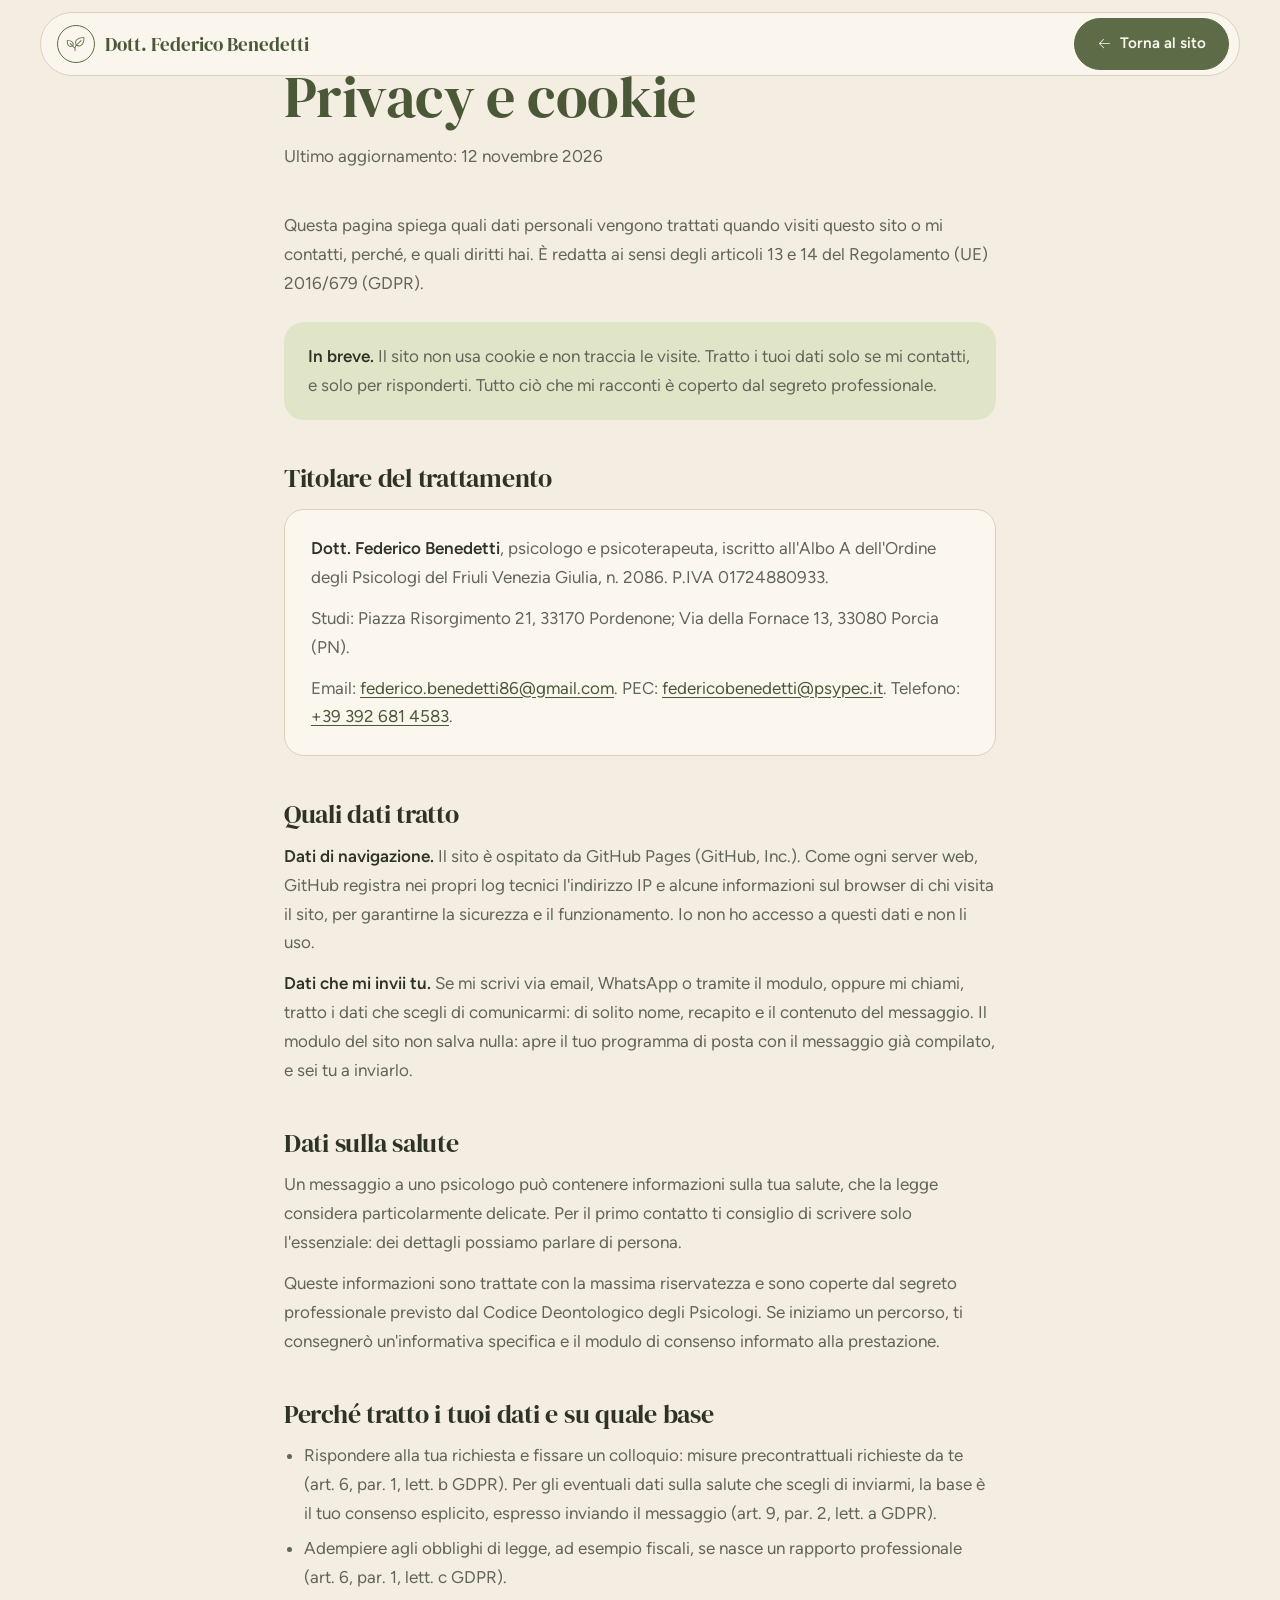
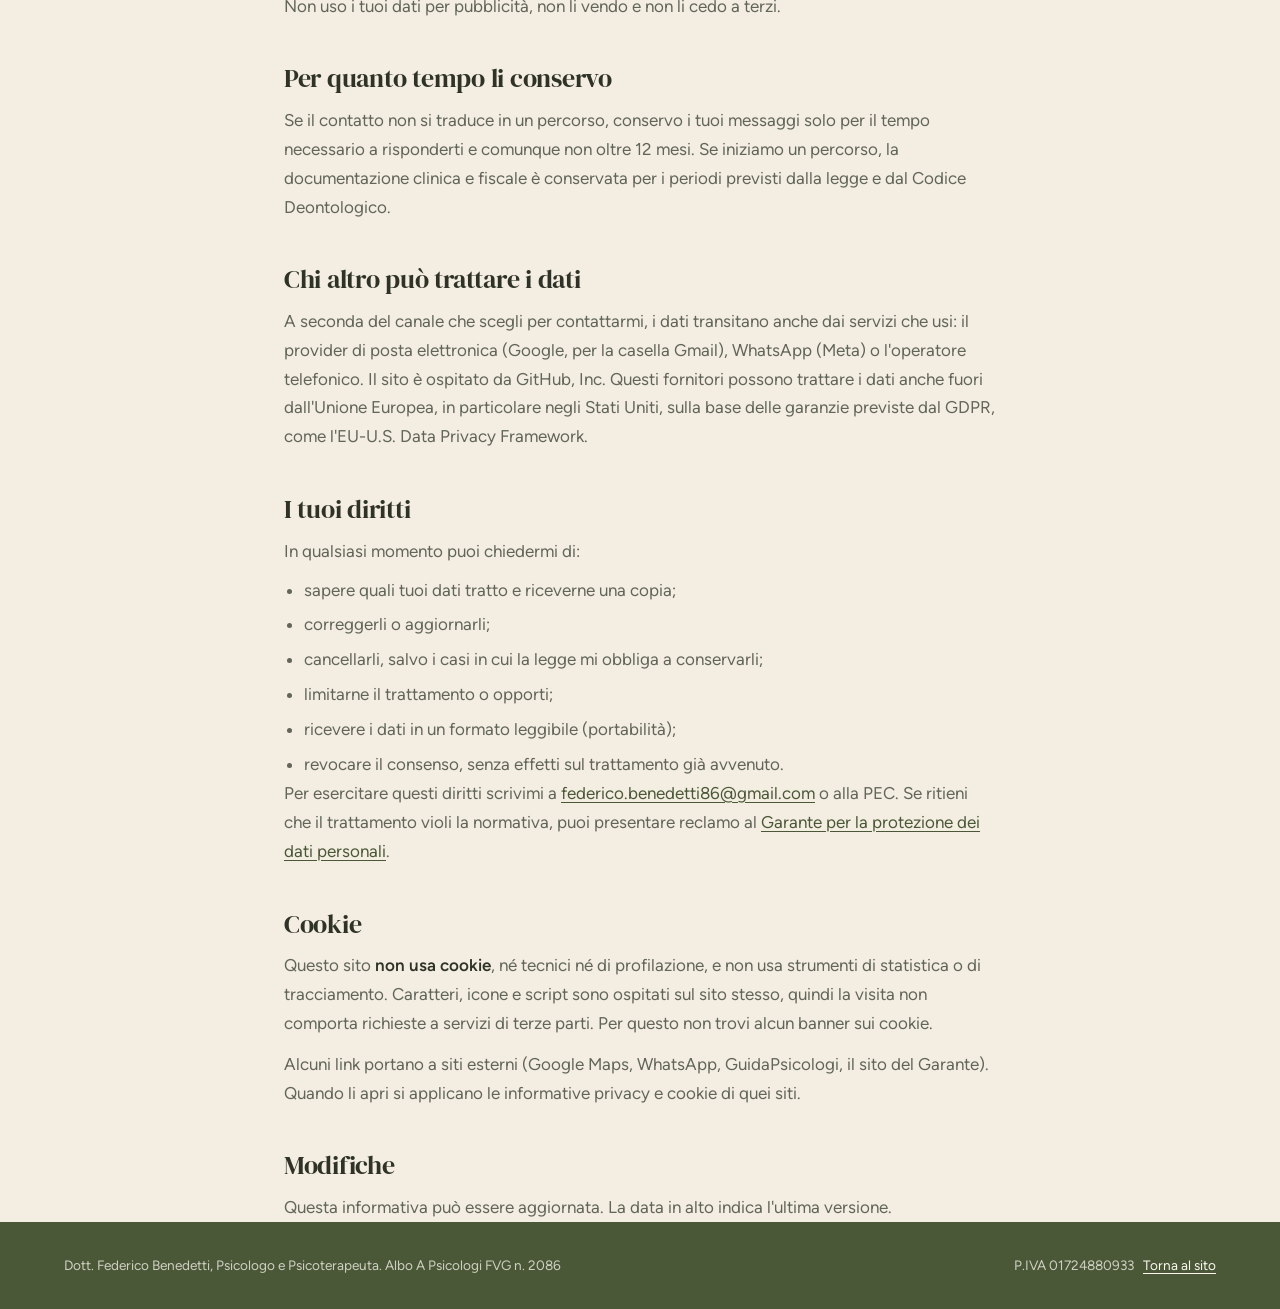
<file: privacy.html>
<!doctype html>
<html lang="it">
<head>
<meta charset="utf-8">
<meta name="viewport" content="width=device-width, initial-scale=1">
<title>Privacy e cookie | Dott. Federico Benedetti</title>
<meta name="description" content="Informativa sul trattamento dei dati personali e sui cookie del sito del Dott. Federico Benedetti, psicologo e psicoterapeuta.">
<meta name="theme-color" content="#f4ede1">
<meta name="format-detection" content="telephone=no">
<link rel="apple-touch-icon" href="img/icona-180.png">
<link rel="canonical" href="https://benedettifederico.it/privacy.html">
<link rel="icon" type="image/png" sizes="48x48" href="img/icona-48.png">
<link rel="icon" href="data:image/svg+xml,<svg xmlns='http://www.w3.org/2000/svg' viewBox='0 0 64 64'><circle cx='32' cy='32' r='32' fill='%235d6c46'/><text x='32' y='42' font-family='Georgia,serif' font-size='28' text-anchor='middle' fill='%23fbf7ef'>FB</text></svg>">
<link rel="stylesheet" href="assets/site.css">
<link rel="stylesheet" href="assets/page.css">
</head>
<body>
<svg class="sprite" aria-hidden="true" style="display:none"><symbol id="i-arrow-left" viewBox="0 0 256 256"><path d="M222,128a6,6,0,0,1-6,6H54.49l61.75,61.76a6,6,0,1,1-8.48,8.48l-72-72a6,6,0,0,1,0-8.48l72-72a6,6,0,0,1,8.48,8.48L54.49,122H216A6,6,0,0,1,222,128Z"/></symbol><symbol id="i-plant" viewBox="0 0 256 256"><path d="M245.63,48A6,6,0,0,0,240,42.37c-51-3-91.88,12.42-109.35,41.26-11.63,19.21-11.38,42.68.53,65a69.42,69.42,0,0,0-15.48,30.59L95.9,159.41c8.15-16.1,8.1-32.95-.32-46.85C82.77,91.41,53,80.07,15.9,82.27a6,6,0,0,0-5.63,5.64C8.09,125,19.41,154.77,40.56,167.58A43.75,43.75,0,0,0,63.44,174a53.17,53.17,0,0,0,24-6L114,194.48V224a6,6,0,0,0,12,0V194.51A57.55,57.55,0,0,1,139.76,157c11.21,5.93,22.72,8.91,33.82,8.91a58.9,58.9,0,0,0,30.79-8.57C233.21,139.89,248.63,99,245.63,48ZM46.78,157.31C30.47,147.44,21.39,124,22,94c30-.65,53.41,8.44,63.28,24.75,5.68,9.37,6.16,20.38,1.54,31.59L60.24,123.75a6,6,0,0,0-8.49,8.49l26.62,26.61C67.16,163.47,56.15,163,46.78,157.31Zm151.38-10.22c-14.74,8.92-32.14,9.18-49.67.9l55.76-55.75a6,6,0,0,0-8.49-8.49L140,139.51c-8.28-17.53-8-34.93.9-49.66,14.52-24,49.06-37.18,93-35.75C235.33,98,222.14,132.56,198.16,147.09Z"/></symbol></svg>

<header>
  <nav aria-label="Principale">
    <a class="brand" href="./"><span class="mark"><i class="ph-light ph-plant"><svg aria-hidden="true" focusable="false"><use href="#i-plant"/></svg></i></span>Dott. Federico Benedetti</a>
    <a class="btn" href="./" aria-label="Torna al sito"><i class="ph-light ph-arrow-left"><svg aria-hidden="true" focusable="false"><use href="#i-arrow-left"/></svg></i><span class="lbl">Torna al sito</span></a>
  </nav>
</header>

<!-- TODO: testo in bozza, da far verificare al Dott. Benedetti (in particolare i tempi di conservazione) -->
<main class="wrap">
  <h1>Privacy e cookie</h1>
  <p class="updated">Ultimo aggiornamento: 12 novembre 2026</p>

  <p>Questa pagina spiega quali dati personali vengono trattati quando visiti questo sito o mi contatti, perché, e quali diritti hai. È redatta ai sensi degli articoli 13 e 14 del Regolamento (UE) 2016/679 (GDPR).</p>

  <div class="note">
    <p><strong>In breve.</strong> Il sito non usa cookie e non traccia le visite. Tratto i tuoi dati solo se mi contatti, e solo per risponderti. Tutto ciò che mi racconti è coperto dal segreto professionale.</p>
  </div>

  <h2>Titolare del trattamento</h2>
  <div class="box">
    <p><strong>Dott. Federico Benedetti</strong>, psicologo e psicoterapeuta, iscritto all'Albo A dell'Ordine degli Psicologi del Friuli Venezia Giulia, n. 2086. P.IVA 01724880933.</p>
    <p>Studi: Piazza Risorgimento 21, 33170 Pordenone; Via della Fornace 13, 33080 Porcia (PN).</p>
    <p>Email: <a href="mailto:federico.benedetti86@gmail.com">federico.benedetti86@gmail.com</a>. PEC: <a href="mailto:federicobenedetti@psypec.it">federicobenedetti@psypec.it</a>. Telefono: <a href="tel:+393926814583">+39 392 681 4583</a>.</p>
  </div>

  <h2>Quali dati tratto</h2>
  <p><strong>Dati di navigazione.</strong> Il sito è ospitato da GitHub Pages (GitHub, Inc.). Come ogni server web, GitHub registra nei propri log tecnici l'indirizzo IP e alcune informazioni sul browser di chi visita il sito, per garantirne la sicurezza e il funzionamento. Io non ho accesso a questi dati e non li uso.</p>
  <p><strong>Dati che mi invii tu.</strong> Se mi scrivi via email, WhatsApp o tramite il modulo, oppure mi chiami, tratto i dati che scegli di comunicarmi: di solito nome, recapito e il contenuto del messaggio. Il modulo del sito non salva nulla: apre il tuo programma di posta con il messaggio già compilato, e sei tu a inviarlo.</p>

  <h2>Dati sulla salute</h2>
  <p>Un messaggio a uno psicologo può contenere informazioni sulla tua salute, che la legge considera particolarmente delicate. Per il primo contatto ti consiglio di scrivere solo l'essenziale: dei dettagli possiamo parlare di persona.</p>
  <p>Queste informazioni sono trattate con la massima riservatezza e sono coperte dal segreto professionale previsto dal Codice Deontologico degli Psicologi. Se iniziamo un percorso, ti consegnerò un'informativa specifica e il modulo di consenso informato alla prestazione.</p>

  <h2>Perché tratto i tuoi dati e su quale base</h2>
  <ul>
    <li>Rispondere alla tua richiesta e fissare un colloquio: misure precontrattuali richieste da te (art. 6, par. 1, lett. b GDPR). Per gli eventuali dati sulla salute che scegli di inviarmi, la base è il tuo consenso esplicito, espresso inviando il messaggio (art. 9, par. 2, lett. a GDPR).</li>
    <li>Adempiere agli obblighi di legge, ad esempio fiscali, se nasce un rapporto professionale (art. 6, par. 1, lett. c GDPR).</li>
  </ul>
  <p>Non uso i tuoi dati per pubblicità, non li vendo e non li cedo a terzi.</p>

  <h2>Per quanto tempo li conservo</h2>
  <p>Se il contatto non si traduce in un percorso, conservo i tuoi messaggi solo per il tempo necessario a risponderti e comunque non oltre 12 mesi. Se iniziamo un percorso, la documentazione clinica e fiscale è conservata per i periodi previsti dalla legge e dal Codice Deontologico.</p>

  <h2>Chi altro può trattare i dati</h2>
  <p>A seconda del canale che scegli per contattarmi, i dati transitano anche dai servizi che usi: il provider di posta elettronica (Google, per la casella Gmail), WhatsApp (Meta) o l'operatore telefonico. Il sito è ospitato da GitHub, Inc. Questi fornitori possono trattare i dati anche fuori dall'Unione Europea, in particolare negli Stati Uniti, sulla base delle garanzie previste dal GDPR, come l'EU-U.S. Data Privacy Framework.</p>

  <h2>I tuoi diritti</h2>
  <p>In qualsiasi momento puoi chiedermi di:</p>
  <ul>
    <li>sapere quali tuoi dati tratto e riceverne una copia;</li>
    <li>correggerli o aggiornarli;</li>
    <li>cancellarli, salvo i casi in cui la legge mi obbliga a conservarli;</li>
    <li>limitarne il trattamento o opporti;</li>
    <li>ricevere i dati in un formato leggibile (portabilità);</li>
    <li>revocare il consenso, senza effetti sul trattamento già avvenuto.</li>
  </ul>
  <p>Per esercitare questi diritti scrivimi a <a href="mailto:federico.benedetti86@gmail.com">federico.benedetti86@gmail.com</a> o alla PEC. Se ritieni che il trattamento violi la normativa, puoi presentare reclamo al <a href="https://www.garanteprivacy.it" target="_blank" rel="noopener">Garante per la protezione dei dati personali</a>.</p>

  <h2>Cookie</h2>
  <p>Questo sito <strong>non usa cookie</strong>, né tecnici né di profilazione, e non usa strumenti di statistica o di tracciamento. Caratteri, icone e script sono ospitati sul sito stesso, quindi la visita non comporta richieste a servizi di terze parti. Per questo non trovi alcun banner sui cookie.</p>
  <p>Alcuni link portano a siti esterni (Google Maps, WhatsApp, GuidaPsicologi, il sito del Garante). Quando li apri si applicano le informative privacy e cookie di quei siti.</p>

  <h2>Modifiche</h2>
  <p>Questa informativa può essere aggiornata. La data in alto indica l'ultima versione.</p>
</main>

<footer>
  <div class="wrap">
    <span>Dott. Federico Benedetti, Psicologo e Psicoterapeuta. Albo A Psicologi FVG n. 2086</span>
    <span>P.IVA 01724880933 &nbsp; <a href="./">Torna al sito</a></span>
  </div>
</footer>

</body>
</html>
</file>
<file: assets/site.css>
/* caratteri ospitati sul sito (DM Serif Display e Figtree, licenza SIL Open Font) */
@font-face{font-family:"DM Serif Display";src:url("fonts/dm-serif-display-400.woff2") format("woff2");font-weight:400;font-style:normal;font-display:swap}
@font-face{font-family:"DM Serif Display";src:url("fonts/dm-serif-display-400-italic.woff2") format("woff2");font-weight:400;font-style:italic;font-display:swap}
/* icone Phosphor come SVG nella pagina: si dimensionano e colorano come testo */
.ph-light,.ph-fill{display:inline-block;width:1em;height:1em;line-height:1;vertical-align:-.125em;flex:none}
.ph-light>svg,.ph-fill>svg{display:block;width:100%;height:100%;fill:currentColor}
@font-face{font-family:"Figtree";src:url("fonts/figtree-variable.woff2") format("woff2");font-weight:300 900;font-style:normal;font-display:swap}
</file>
<file: assets/page.css>
/* pagine secondarie (privacy, errore): stessi colori e caratteri della home */
:root{
  color-scheme:light;
  --bg:#f4ede1; --surface:#fbf7ef; --sage:#e1e5c8; --olive:#5d6c46; --olive-dk:#4b5838; --olive-ink:#fbf7ef;
  --clay:#9b542f; --ink:#2f3327; --muted:#61655a; --line:#ddd0b9;
  --serif:"DM Serif Display",Georgia,serif;
}
*{box-sizing:border-box;margin:0}
body{font-family:Figtree,system-ui,sans-serif;background:var(--bg);color:var(--ink);line-height:1.7;font-size:17px;-webkit-font-smoothing:antialiased}
a{color:var(--olive-dk);text-underline-offset:3px}
html,body{overflow-x:clip}
html{-webkit-text-size-adjust:100%;text-size-adjust:100%}
a{-webkit-tap-highlight-color:transparent}
@supports not (overflow-x:clip){body{overflow-x:hidden}}
@supports not (color:color-mix(in srgb,red,blue)){nav{background:#fbf7ef}}
a[href^="mailto"]{overflow-wrap:anywhere}
:focus-visible{outline:2px solid var(--clay);outline-offset:3px;border-radius:6px}
h1,h2{font-family:var(--serif);font-weight:400;line-height:1.15;letter-spacing:-.01em}
.wrap{max-width:760px;margin:0 auto;padding:0 24px}

header{position:sticky;top:12px;z-index:10;padding:0 24px}
nav{max-width:1200px;margin:0 auto;display:flex;align-items:center;justify-content:space-between;gap:16px;height:64px;padding:0 10px 0 16px;border-radius:999px;background:color-mix(in srgb,var(--surface) 90%,transparent);-webkit-backdrop-filter:blur(12px);backdrop-filter:blur(12px);border:1px solid var(--line)}
.brand{display:flex;align-items:center;gap:10px;font-family:var(--serif);font-size:1.2rem;text-decoration:none;color:var(--olive-dk);white-space:nowrap}
.mark{width:38px;height:38px;border:1px solid var(--olive);border-radius:50%;display:grid;place-items:center;color:var(--olive);font-size:1.2rem}
.btn{display:inline-flex;align-items:center;gap:8px;white-space:nowrap;background:var(--olive);color:var(--olive-ink);padding:12px 22px;border-radius:999px;font-weight:600;font-size:.95rem;text-decoration:none;border:1px solid var(--olive)}
.btn:hover{background:var(--olive-dk)}

main{padding:72px 0 96px}
main h1{font-size:clamp(2.4rem,6vw,3.6rem);color:var(--olive-dk);margin-bottom:12px}
.updated{color:var(--muted);margin-bottom:40px}
main h2{font-size:1.6rem;margin:44px 0 12px;color:var(--ink)}
main p,main li{color:var(--muted);max-width:68ch}
main p+p{margin-top:12px}
main ul{padding-left:1.2em;margin-top:10px;display:grid;gap:6px}
main strong{color:var(--ink);font-weight:600}
.box{background:var(--surface);border:1px solid var(--line);border-radius:20px;padding:24px 26px;margin-top:16px}
.note{background:var(--sage);border-radius:20px;padding:20px 24px;margin:24px 0 8px}

footer{background:var(--olive-dk);color:color-mix(in srgb,var(--olive-ink) 75%,transparent);font-size:.85rem;padding:32px 0}
footer .wrap{max-width:1200px;display:flex;justify-content:space-between;gap:16px;flex-wrap:wrap}
footer a{color:var(--olive-ink)}

@media (max-width:600px){
  header{padding:0 12px}
  .brand{font-size:1rem}
  .mark{width:32px;height:32px;font-size:1rem}
  nav .btn{padding:10px 14px;font-size:.85rem}
  main{padding:48px 0 72px}
}
@media (max-width:440px){
  nav .lbl{display:none}
  nav .btn{width:44px;height:44px;padding:0;justify-content:center;font-size:1.2rem}
}

::selection{background:#c7d0a2;color:var(--ink)}
html{scrollbar-color:#c7d0a2 var(--bg)}
</file>
